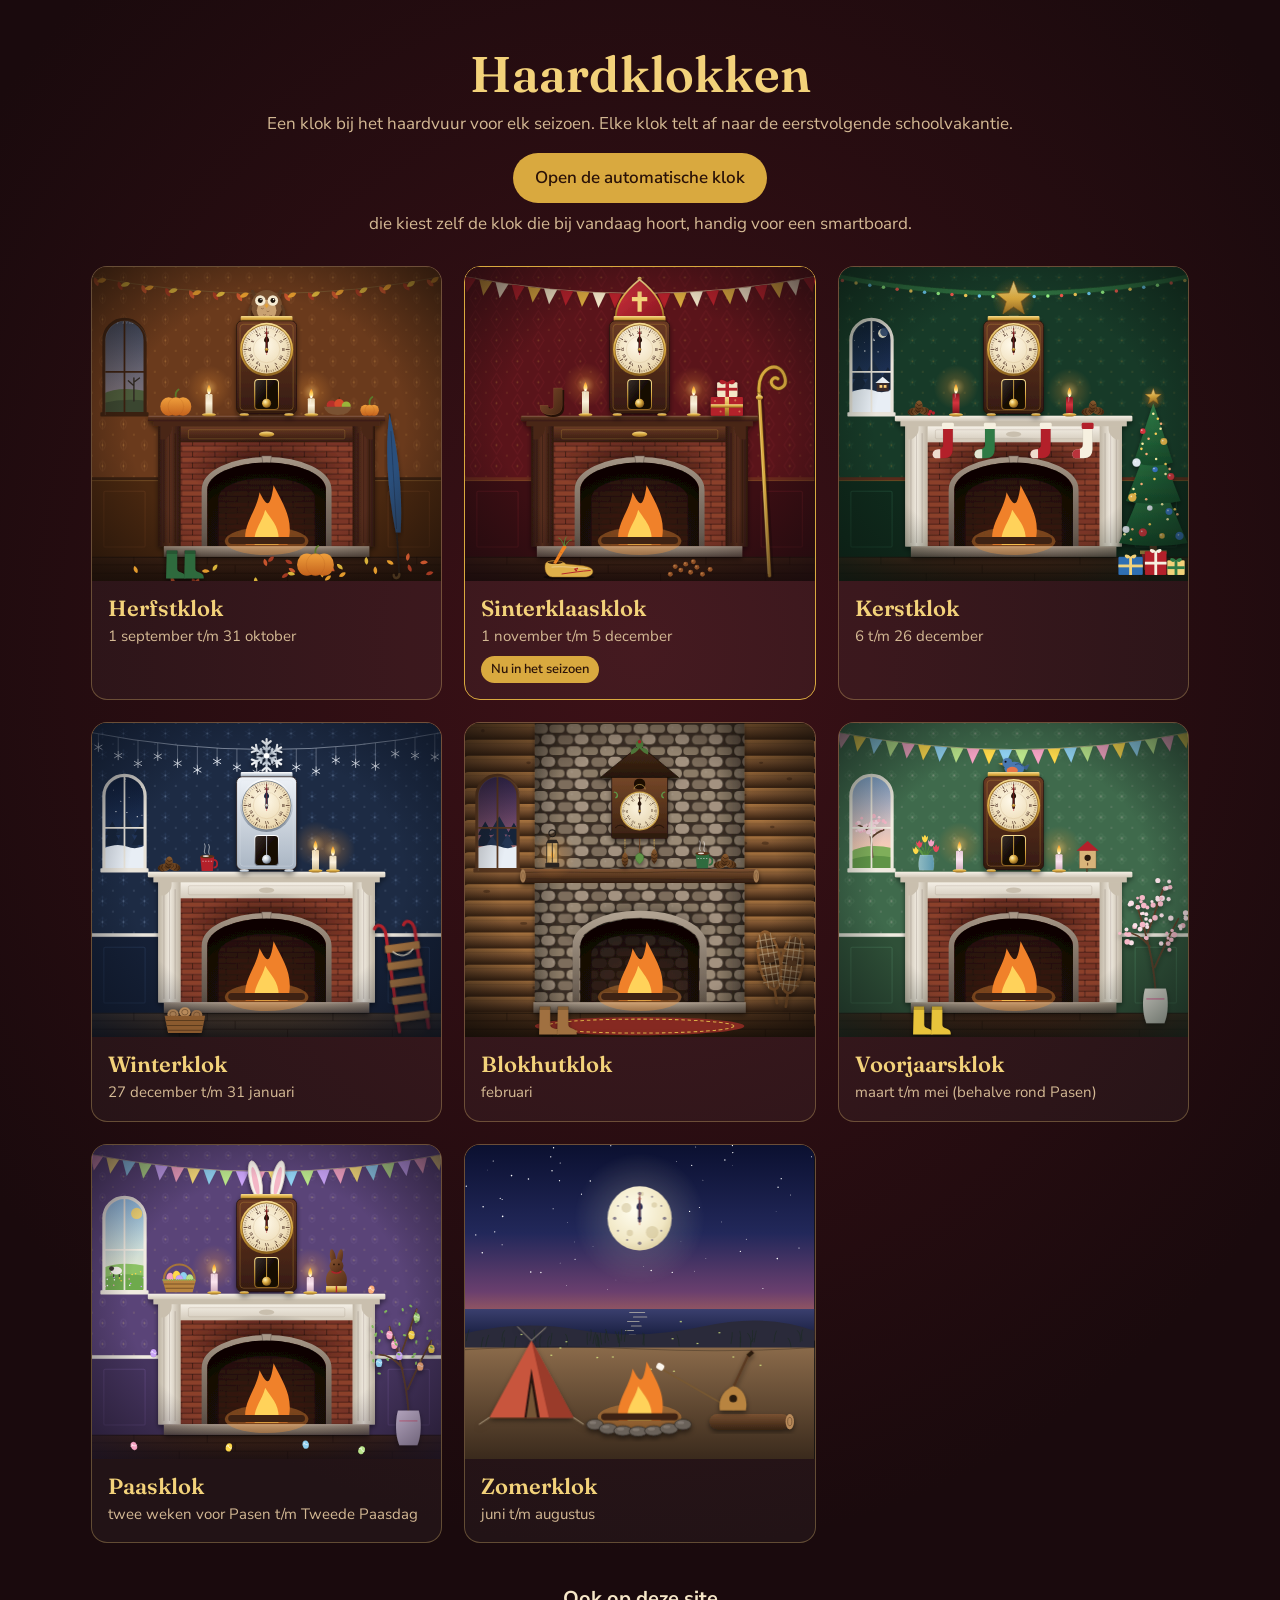
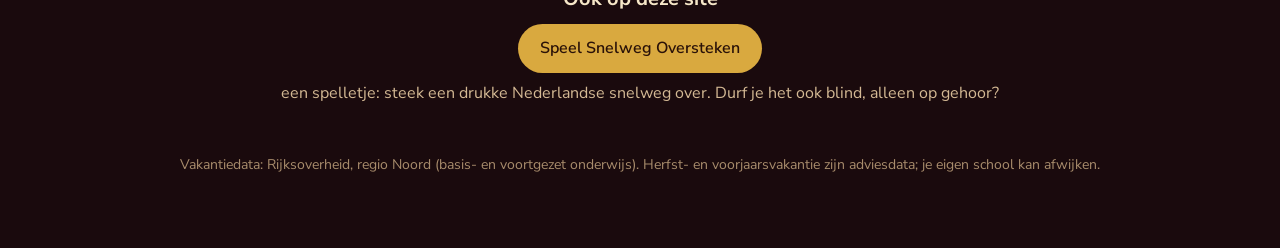
<file: index.html>
<!DOCTYPE html>
<html lang="nl">
<head>
<meta charset="UTF-8">
<meta name="viewport" content="width=device-width, initial-scale=1">
<title>Haardklokken</title>
<meta name="description" content="Een klok bij het haardvuur voor elk seizoen, die aftelt naar de volgende schoolvakantie.">
<meta name="theme-color" content="#1a0a0d">
<link rel="icon" href="data:image/svg+xml,%3Csvg xmlns='http://www.w3.org/2000/svg' viewBox='0 0 64 64'%3E%3Cpath d='M32 4c6 12 18 18 18 34a18 18 0 0 1-36 0c0-10 6-14 8-22c4 6 6 8 8 8c0-8 0-14 2-20z' fill='%23f0812a'/%3E%3Cpath d='M32 30c4 6 10 9 10 17a10 10 0 0 1-20 0c0-6 6-9 10-17z' fill='%23ffd25a'/%3E%3C/svg%3E">
<script src="assets/diag.js"></script>
<link rel="preconnect" href="https://fonts.googleapis.com">
<link rel="preconnect" href="https://fonts.gstatic.com" crossorigin>
<link href="https://fonts.googleapis.com/css2?family=Archivo+Black&family=Cinzel:wght@600&family=Fraunces:opsz,wght@9..144,600&family=Nunito+Sans:wght@400;600&display=swap" rel="stylesheet">
<link rel="stylesheet" href="assets/klok.css">
</head>
<body data-klok="overzicht" data-base="">
<noscript><p style="padding:24px;text-align:center">Deze klok heeft JavaScript nodig.</p></noscript>
<script src="assets/klok-parts.js"></script>
<script src="assets/klok.js"></script>
<script src="assets/klok-themes.js"></script>
<script>KLOK.boot();</script>
</body>
</html>
</file>
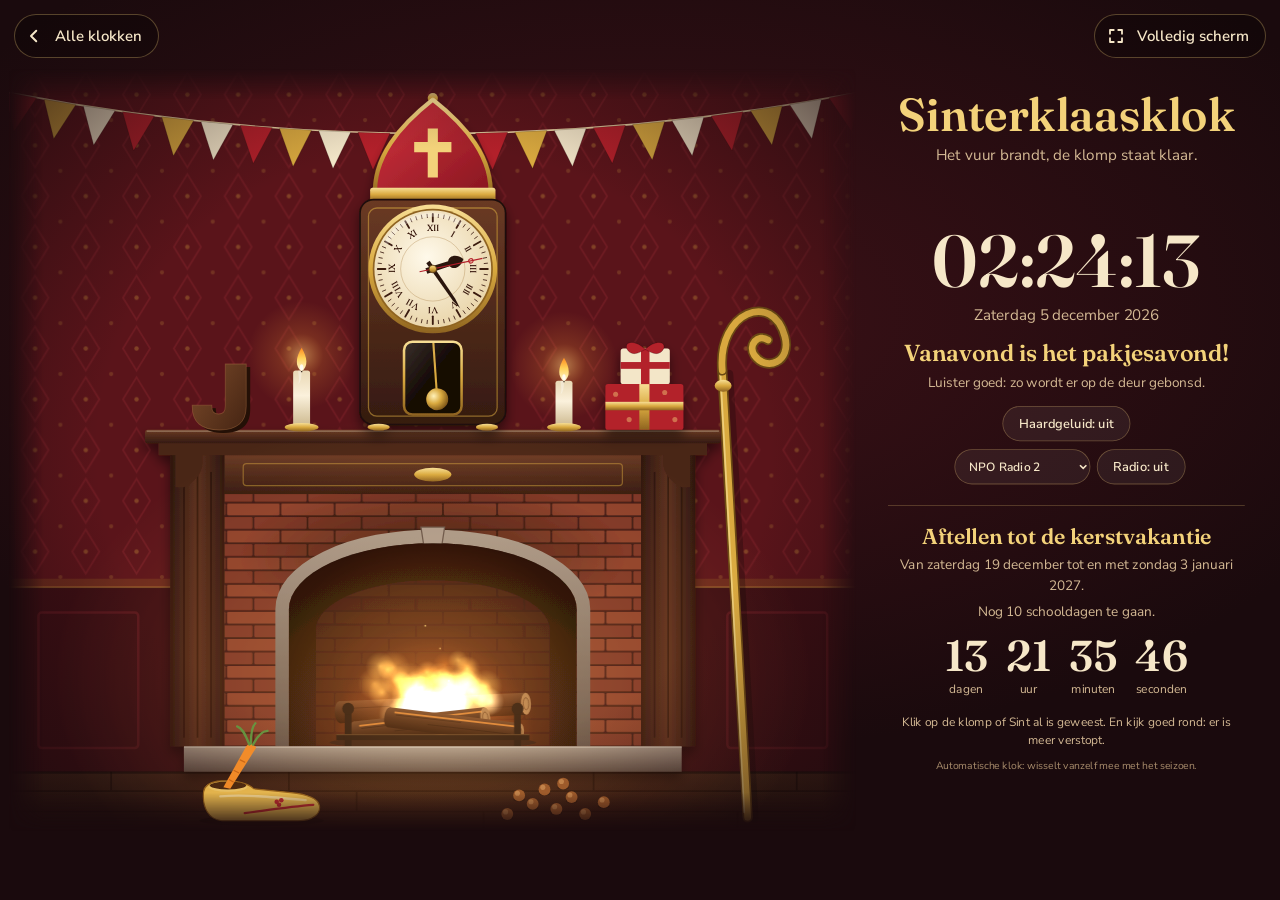
<file: auto/index.html>
<!DOCTYPE html>
<html lang="nl">
<head>
<meta charset="UTF-8">
<meta name="viewport" content="width=device-width, initial-scale=1">
<title>Haardklok</title>
<meta name="description" content="Een klok bij het haardvuur voor elk seizoen, die aftelt naar de volgende schoolvakantie.">
<meta name="theme-color" content="#1a0a0d">
<link rel="icon" href="data:image/svg+xml,%3Csvg xmlns='http://www.w3.org/2000/svg' viewBox='0 0 64 64'%3E%3Cpath d='M32 4c6 12 18 18 18 34a18 18 0 0 1-36 0c0-10 6-14 8-22c4 6 6 8 8 8c0-8 0-14 2-20z' fill='%23f0812a'/%3E%3Cpath d='M32 30c4 6 10 9 10 17a10 10 0 0 1-20 0c0-6 6-9 10-17z' fill='%23ffd25a'/%3E%3C/svg%3E">
<script src="../assets/diag.js"></script>
<link rel="preconnect" href="https://fonts.googleapis.com">
<link rel="preconnect" href="https://fonts.gstatic.com" crossorigin>
<link href="https://fonts.googleapis.com/css2?family=Archivo+Black&family=Cinzel:wght@600&family=Fraunces:opsz,wght@9..144,600&family=Nunito+Sans:wght@400;600&display=swap" rel="stylesheet">
<link rel="stylesheet" href="../assets/klok.css">
</head>
<body data-klok="auto" data-base="../">
<noscript><p style="padding:24px;text-align:center">Deze klok heeft JavaScript nodig.</p></noscript>
<script src="../assets/klok-parts.js"></script>
<script src="../assets/klok.js"></script>
<script src="../assets/klok-themes.js"></script>
<script>KLOK.boot();</script>
</body>
</html>
</file>
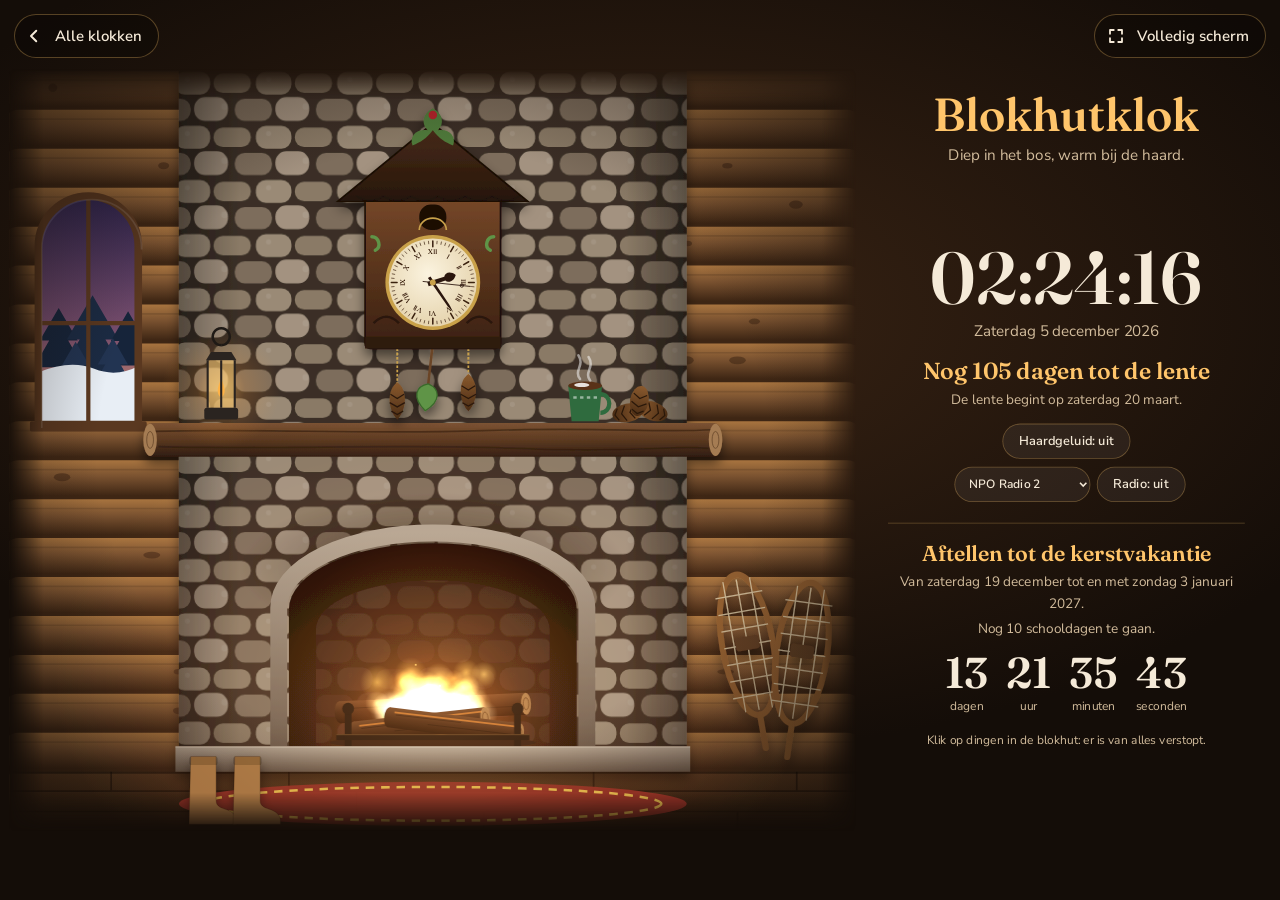
<file: blokhut/index.html>
<!DOCTYPE html>
<html lang="nl">
<head>
<meta charset="UTF-8">
<meta name="viewport" content="width=device-width, initial-scale=1">
<title>Blokhutklok</title>
<meta name="description" content="Blokhutklok: een klok bij het haardvuur die aftelt naar de volgende schoolvakantie.">
<meta name="theme-color" content="#1a0a0d">
<link rel="icon" href="data:image/svg+xml,%3Csvg xmlns='http://www.w3.org/2000/svg' viewBox='0 0 64 64'%3E%3Cpath d='M32 4c6 12 18 18 18 34a18 18 0 0 1-36 0c0-10 6-14 8-22c4 6 6 8 8 8c0-8 0-14 2-20z' fill='%23f0812a'/%3E%3Cpath d='M32 30c4 6 10 9 10 17a10 10 0 0 1-20 0c0-6 6-9 10-17z' fill='%23ffd25a'/%3E%3C/svg%3E">
<script src="../assets/diag.js"></script>
<link rel="preconnect" href="https://fonts.googleapis.com">
<link rel="preconnect" href="https://fonts.gstatic.com" crossorigin>
<link href="https://fonts.googleapis.com/css2?family=Archivo+Black&family=Cinzel:wght@600&family=Fraunces:opsz,wght@9..144,600&family=Nunito+Sans:wght@400;600&display=swap" rel="stylesheet">
<link rel="stylesheet" href="../assets/klok.css">
</head>
<body data-klok="blokhut" data-base="../">
<noscript><p style="padding:24px;text-align:center">Deze klok heeft JavaScript nodig.</p></noscript>
<script src="../assets/klok-parts.js"></script>
<script src="../assets/klok.js"></script>
<script src="../assets/klok-themes.js"></script>
<script>KLOK.boot();</script>
</body>
</html>
</file>
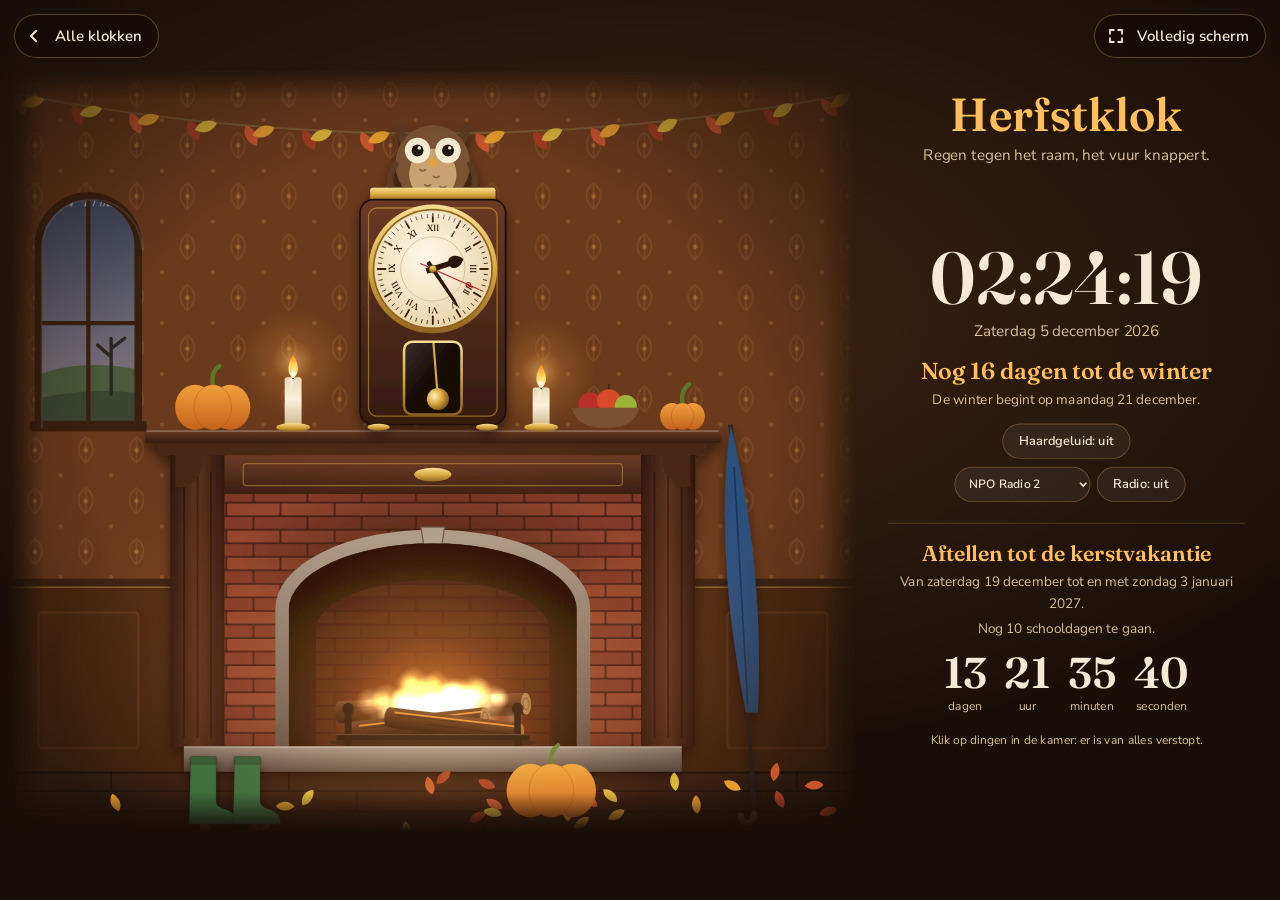
<file: herfst/index.html>
<!DOCTYPE html>
<html lang="nl">
<head>
<meta charset="UTF-8">
<meta name="viewport" content="width=device-width, initial-scale=1">
<title>Herfstklok</title>
<meta name="description" content="Herfstklok: een klok bij het haardvuur die aftelt naar de volgende schoolvakantie.">
<meta name="theme-color" content="#1a0a0d">
<link rel="icon" href="data:image/svg+xml,%3Csvg xmlns='http://www.w3.org/2000/svg' viewBox='0 0 64 64'%3E%3Cpath d='M32 4c6 12 18 18 18 34a18 18 0 0 1-36 0c0-10 6-14 8-22c4 6 6 8 8 8c0-8 0-14 2-20z' fill='%23f0812a'/%3E%3Cpath d='M32 30c4 6 10 9 10 17a10 10 0 0 1-20 0c0-6 6-9 10-17z' fill='%23ffd25a'/%3E%3C/svg%3E">
<script src="../assets/diag.js"></script>
<link rel="preconnect" href="https://fonts.googleapis.com">
<link rel="preconnect" href="https://fonts.gstatic.com" crossorigin>
<link href="https://fonts.googleapis.com/css2?family=Archivo+Black&family=Cinzel:wght@600&family=Fraunces:opsz,wght@9..144,600&family=Nunito+Sans:wght@400;600&display=swap" rel="stylesheet">
<link rel="stylesheet" href="../assets/klok.css">
</head>
<body data-klok="herfst" data-base="../">
<noscript><p style="padding:24px;text-align:center">Deze klok heeft JavaScript nodig.</p></noscript>
<script src="../assets/klok-parts.js"></script>
<script src="../assets/klok.js"></script>
<script src="../assets/klok-themes.js"></script>
<script>KLOK.boot();</script>
</body>
</html>
</file>
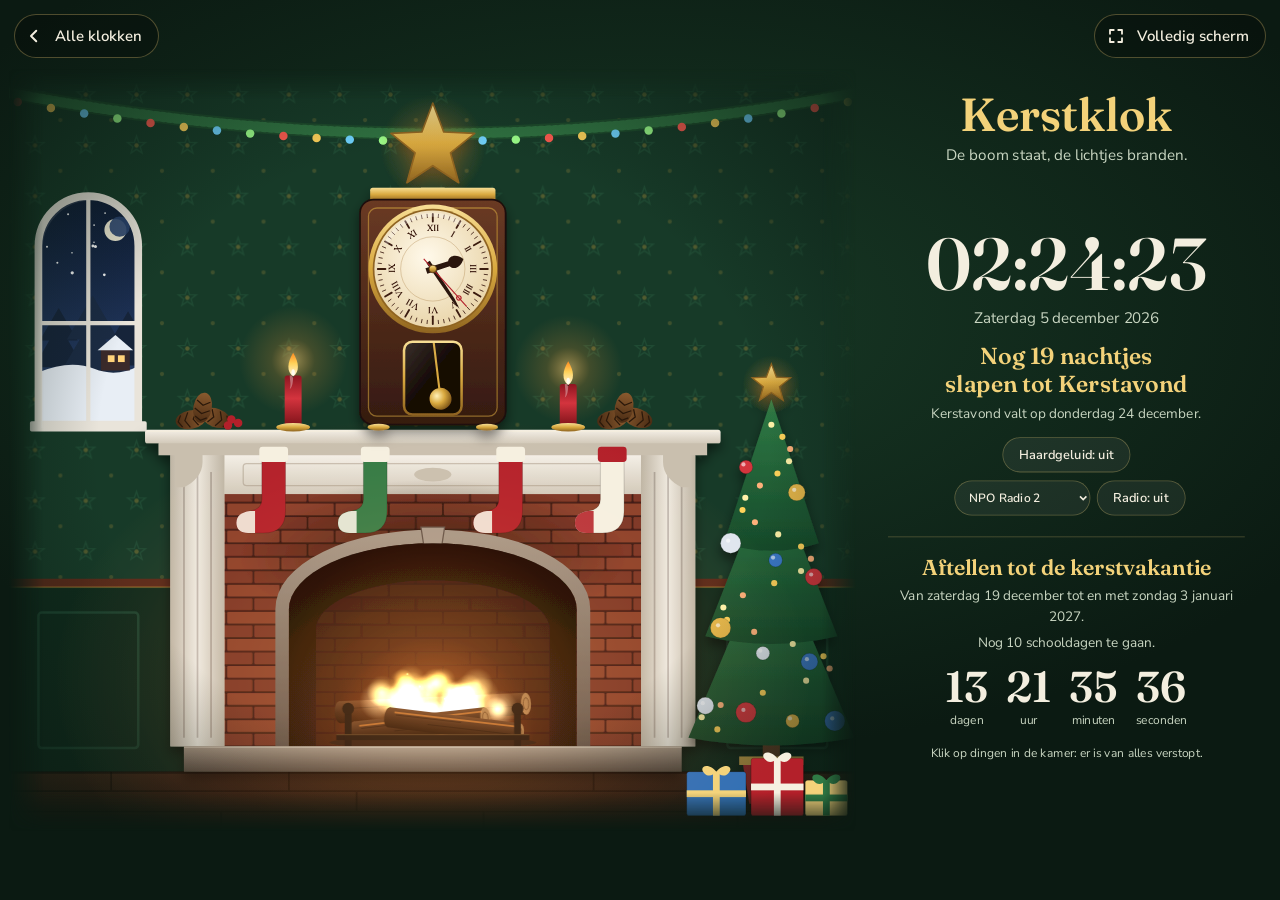
<file: kerst/index.html>
<!DOCTYPE html>
<html lang="nl">
<head>
<meta charset="UTF-8">
<meta name="viewport" content="width=device-width, initial-scale=1">
<title>Kerstklok</title>
<meta name="description" content="Kerstklok: een klok bij het haardvuur die aftelt naar de volgende schoolvakantie.">
<meta name="theme-color" content="#1a0a0d">
<link rel="icon" href="data:image/svg+xml,%3Csvg xmlns='http://www.w3.org/2000/svg' viewBox='0 0 64 64'%3E%3Cpath d='M32 4c6 12 18 18 18 34a18 18 0 0 1-36 0c0-10 6-14 8-22c4 6 6 8 8 8c0-8 0-14 2-20z' fill='%23f0812a'/%3E%3Cpath d='M32 30c4 6 10 9 10 17a10 10 0 0 1-20 0c0-6 6-9 10-17z' fill='%23ffd25a'/%3E%3C/svg%3E">
<script src="../assets/diag.js"></script>
<link rel="preconnect" href="https://fonts.googleapis.com">
<link rel="preconnect" href="https://fonts.gstatic.com" crossorigin>
<link href="https://fonts.googleapis.com/css2?family=Archivo+Black&family=Cinzel:wght@600&family=Fraunces:opsz,wght@9..144,600&family=Nunito+Sans:wght@400;600&display=swap" rel="stylesheet">
<link rel="stylesheet" href="../assets/klok.css">
</head>
<body data-klok="kerst" data-base="../">
<noscript><p style="padding:24px;text-align:center">Deze klok heeft JavaScript nodig.</p></noscript>
<script src="../assets/klok-parts.js"></script>
<script src="../assets/klok.js"></script>
<script src="../assets/klok-themes.js"></script>
<script>KLOK.boot();</script>
</body>
</html>
</file>
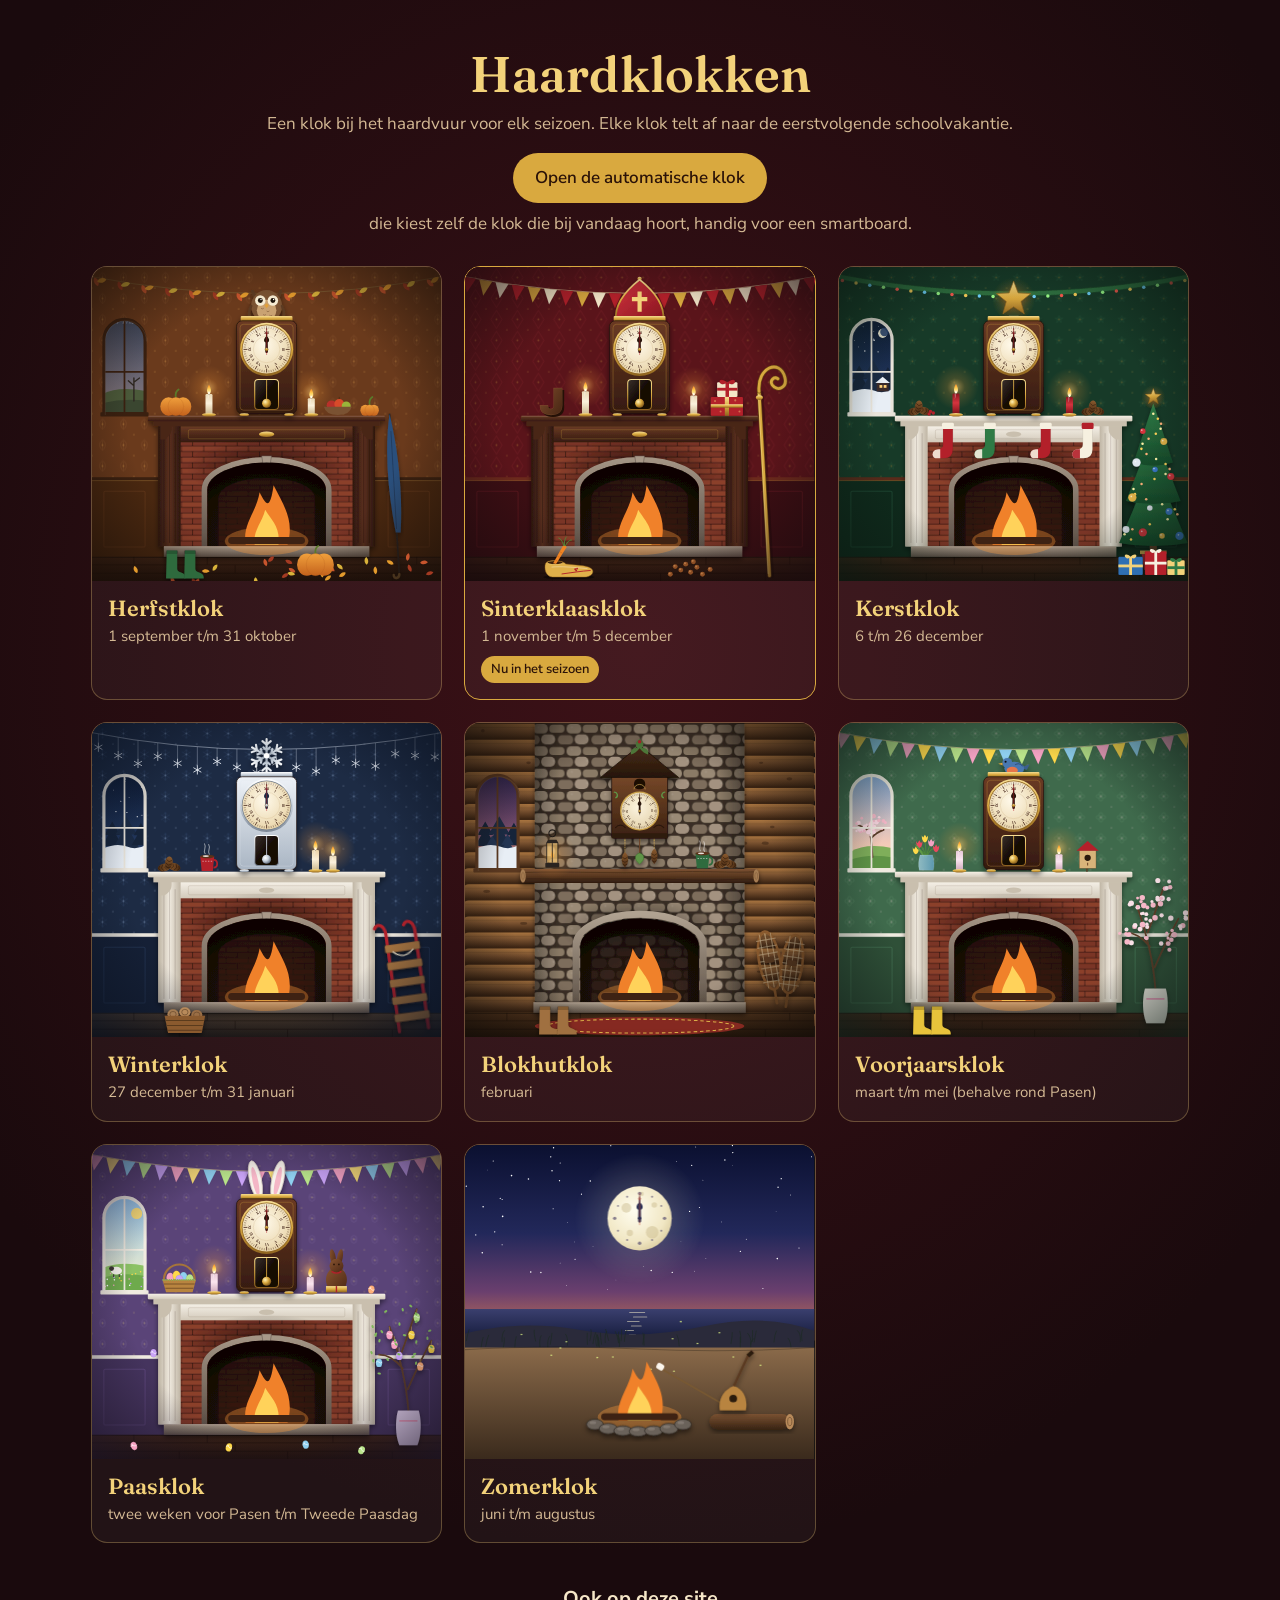
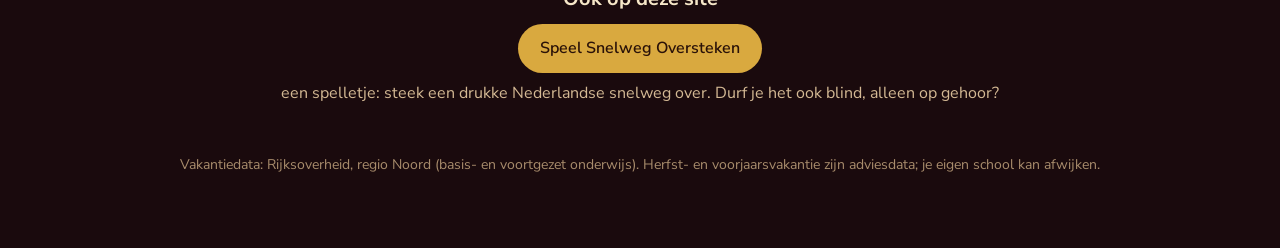
<file: klokken/index.html>
<!DOCTYPE html>
<html lang="nl">
<head>
<meta charset="UTF-8">
<meta name="viewport" content="width=device-width, initial-scale=1">
<title>Haardklokken</title>
<meta name="description" content="Een klok bij het haardvuur voor elk seizoen, die aftelt naar de volgende schoolvakantie.">
<meta name="theme-color" content="#1a0a0d">
<link rel="icon" href="data:image/svg+xml,%3Csvg xmlns='http://www.w3.org/2000/svg' viewBox='0 0 64 64'%3E%3Cpath d='M32 4c6 12 18 18 18 34a18 18 0 0 1-36 0c0-10 6-14 8-22c4 6 6 8 8 8c0-8 0-14 2-20z' fill='%23f0812a'/%3E%3Cpath d='M32 30c4 6 10 9 10 17a10 10 0 0 1-20 0c0-6 6-9 10-17z' fill='%23ffd25a'/%3E%3C/svg%3E">
<script src="../assets/diag.js"></script>
<link rel="preconnect" href="https://fonts.googleapis.com">
<link rel="preconnect" href="https://fonts.gstatic.com" crossorigin>
<link href="https://fonts.googleapis.com/css2?family=Archivo+Black&family=Cinzel:wght@600&family=Fraunces:opsz,wght@9..144,600&family=Nunito+Sans:wght@400;600&display=swap" rel="stylesheet">
<link rel="stylesheet" href="../assets/klok.css">
</head>
<body data-klok="overzicht" data-base="../">
<noscript><p style="padding:24px;text-align:center">Deze klok heeft JavaScript nodig.</p></noscript>
<script src="../assets/klok-parts.js"></script>
<script src="../assets/klok.js"></script>
<script src="../assets/klok-themes.js"></script>
<script>KLOK.boot();</script>
</body>
</html>
</file>
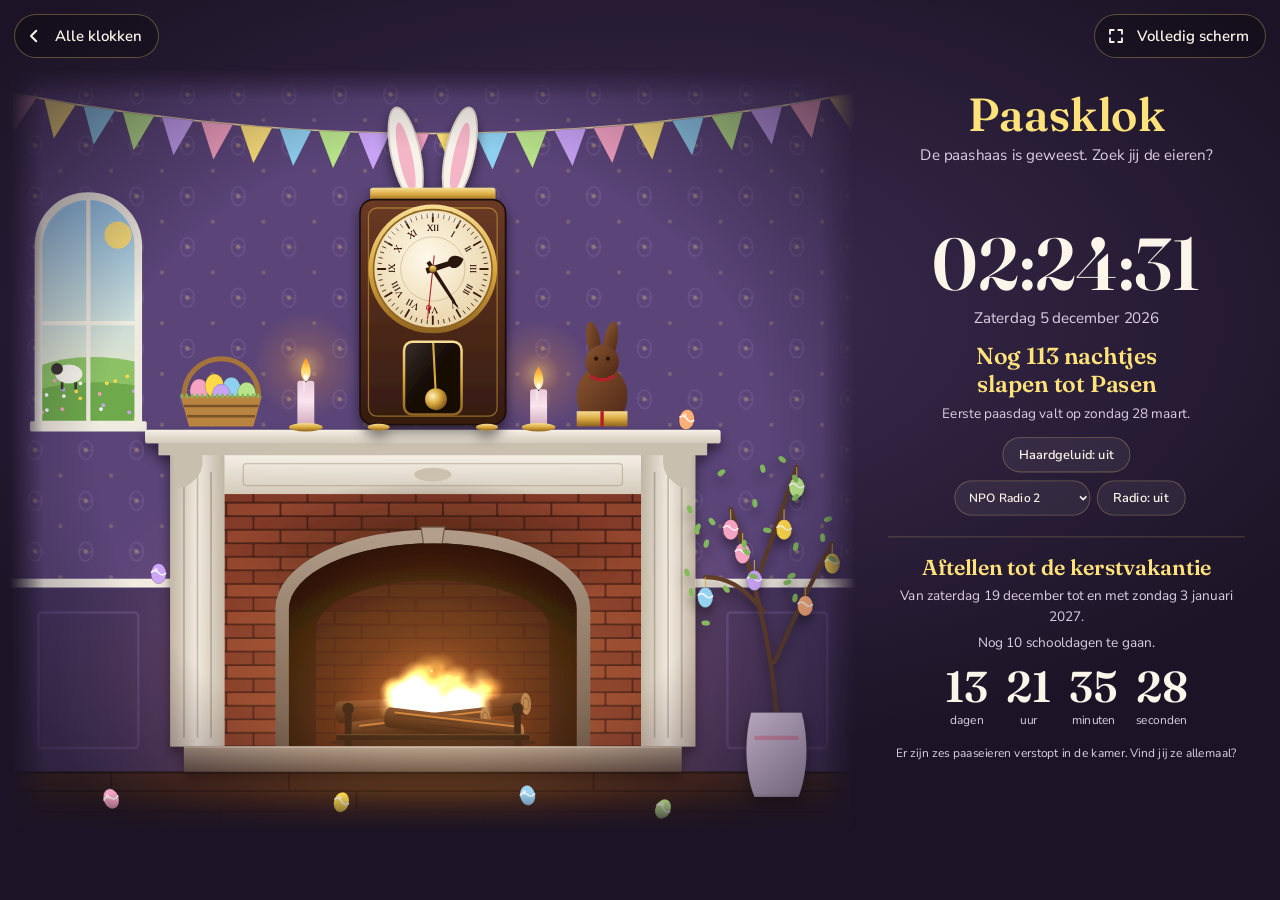
<file: pasen/index.html>
<!DOCTYPE html>
<html lang="nl">
<head>
<meta charset="UTF-8">
<meta name="viewport" content="width=device-width, initial-scale=1">
<title>Paasklok</title>
<meta name="description" content="Paasklok: een klok bij het haardvuur die aftelt naar de volgende schoolvakantie.">
<meta name="theme-color" content="#1a0a0d">
<link rel="icon" href="data:image/svg+xml,%3Csvg xmlns='http://www.w3.org/2000/svg' viewBox='0 0 64 64'%3E%3Cpath d='M32 4c6 12 18 18 18 34a18 18 0 0 1-36 0c0-10 6-14 8-22c4 6 6 8 8 8c0-8 0-14 2-20z' fill='%23f0812a'/%3E%3Cpath d='M32 30c4 6 10 9 10 17a10 10 0 0 1-20 0c0-6 6-9 10-17z' fill='%23ffd25a'/%3E%3C/svg%3E">
<script src="../assets/diag.js"></script>
<link rel="preconnect" href="https://fonts.googleapis.com">
<link rel="preconnect" href="https://fonts.gstatic.com" crossorigin>
<link href="https://fonts.googleapis.com/css2?family=Archivo+Black&family=Cinzel:wght@600&family=Fraunces:opsz,wght@9..144,600&family=Nunito+Sans:wght@400;600&display=swap" rel="stylesheet">
<link rel="stylesheet" href="../assets/klok.css">
</head>
<body data-klok="pasen" data-base="../">
<noscript><p style="padding:24px;text-align:center">Deze klok heeft JavaScript nodig.</p></noscript>
<script src="../assets/klok-parts.js"></script>
<script src="../assets/klok.js"></script>
<script src="../assets/klok-themes.js"></script>
<script>KLOK.boot();</script>
</body>
</html>
</file>
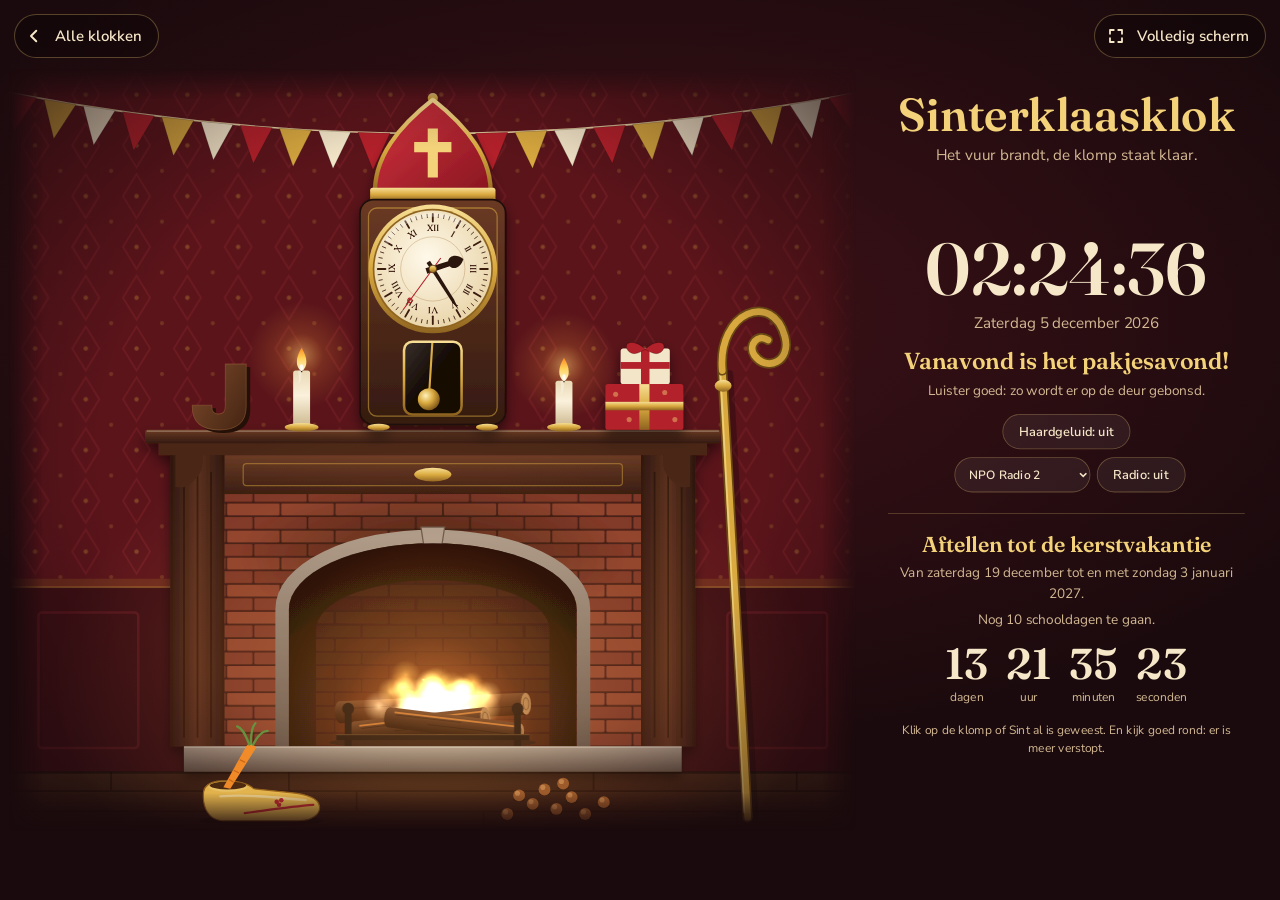
<file: sinterklaas/index.html>
<!DOCTYPE html>
<html lang="nl">
<head>
<meta charset="UTF-8">
<meta name="viewport" content="width=device-width, initial-scale=1">
<title>Sinterklaasklok</title>
<meta name="description" content="Sinterklaasklok: een klok bij het haardvuur die aftelt naar de volgende schoolvakantie.">
<meta name="theme-color" content="#1a0a0d">
<link rel="icon" href="data:image/svg+xml,%3Csvg xmlns='http://www.w3.org/2000/svg' viewBox='0 0 64 64'%3E%3Cpath d='M14 58V32C14 20 23 10 32 4c9 6 18 16 18 28v26z' fill='%23b3202a'/%3E%3Cpath d='M14 48h36v10H14z' fill='%23d9a93f'/%3E%3Cpath d='M29 14h6v8h8v6h-8v14h-6V28h-8v-6h8z' fill='%23f3d27a'/%3E%3C/svg%3E">
<script src="../assets/diag.js"></script>
<link rel="preconnect" href="https://fonts.googleapis.com">
<link rel="preconnect" href="https://fonts.gstatic.com" crossorigin>
<link href="https://fonts.googleapis.com/css2?family=Archivo+Black&family=Cinzel:wght@600&family=Fraunces:opsz,wght@9..144,600&family=Nunito+Sans:wght@400;600&display=swap" rel="stylesheet">
<link rel="stylesheet" href="../assets/klok.css">
</head>
<body data-klok="sinterklaas" data-base="../">
<noscript><p style="padding:24px;text-align:center">Deze klok heeft JavaScript nodig.</p></noscript>
<script src="../assets/klok-parts.js"></script>
<script src="../assets/klok.js"></script>
<script src="../assets/klok-themes.js"></script>
<script>KLOK.boot();</script>
</body>
</html>
</file>
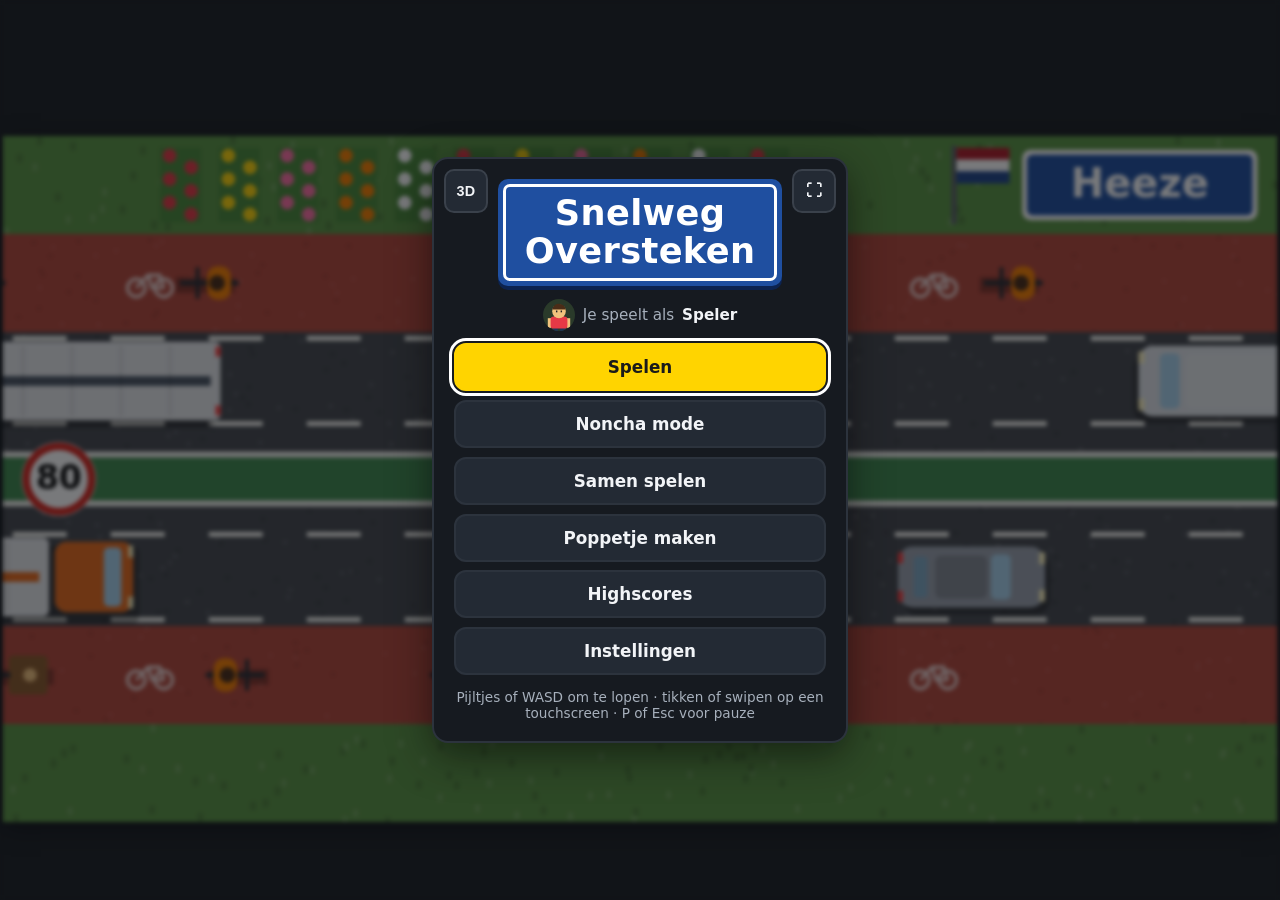
<file: snelweg/index.html>
<!doctype html>
<html lang="nl">
  <head>
    <meta charset="utf-8" />
    <meta name="viewport" content="width=device-width, initial-scale=1, viewport-fit=cover" />
    <meta name="theme-color" content="#0f1216" />
    <title>Snelweg Oversteken</title>
    <link rel="icon" href="data:," />
    <link rel="stylesheet" href="css/style.css" />
    <script>
      // Startcontrole (bewust geen module en oude syntax): als het spel niet opstart, bijvoorbeeld
      // in een verouderde browser op een digibord, tonen we een duidelijke melding met de
      // browserversie in plaats van een half scherm.
      (function () {
        var errors = [];
        window.addEventListener('error', function (e) {
          errors.push((e && e.message) || 'onbekende fout');
        });
        function report() {
          if (window.__snelwegStarted || document.querySelector('.boot-error')) return;
          var box = document.createElement('div');
          box.className = 'boot-error';
          box.setAttribute('role', 'alert');
          var ua = navigator.userAgent;
          var chrome = ua.match(/Chrome\/(\d+)/);
          box.innerHTML =
            '<h2>Het spel kan niet starten in deze browser</h2>' +
            '<p>Deze browser is waarschijnlijk te oud. Probeer een recente versie van Chrome, Edge of Firefox.</p>' +
            '<p class="boot-ua"></p>';
          box.querySelector('.boot-ua').textContent =
            (chrome ? 'Chrome-versie: ' + chrome[1] + ' · ' : '') + ua + (errors.length ? ' · Fout: ' + errors[0] : '');
          document.body.appendChild(box);
        }
        window.addEventListener('load', function () {
          setTimeout(report, 2500);
        });
        // Ook als 'load' uitblijft (trage verbinding); main.js haalt de melding weg zodra het spel start.
        setTimeout(report, 8000);
      })();
    </script>
    <script type="module" src="js/main.js"></script>
  </head>
  <body>
    <div id="app">
      <header id="hud" class="is-hidden">
        <div class="hud-item hud-duel" id="hud-duel" hidden>
          <span class="label">Samen spelen · stand</span>
          <span class="value" id="hud-duel-score"></span>
        </div>
        <div class="hud-item hud-solo">
          <span class="label">Level</span>
          <span id="hud-level" class="value">1</span>
        </div>
        <div class="hud-item hud-solo">
          <span class="label">Score <span id="hud-mult" class="mult" hidden>×3</span></span>
          <span id="hud-score" class="value">0</span>
        </div>
        <div class="hud-item hud-solo">
          <span class="label">Levens</span>
          <span id="hud-lives" class="value lives" role="img" aria-label="3 levens">♥♥♥</span>
        </div>
        <button id="btn-view" class="icon-btn view-btn" type="button" data-action="view" aria-label="Wissel naar 3D-weergave">3D</button>
        <button id="btn-fs" class="icon-btn" type="button" data-action="fullscreen" aria-label="Volledig scherm" hidden>⛶</button>
        <button id="btn-pause" class="icon-btn" type="button" aria-label="Pauze">❚❚</button>
      </header>

      <main id="stage">
        <canvas id="game" aria-label="Speelveld"></canvas>
        <canvas id="game3d" aria-label="Speelveld (3D)" hidden></canvas>
        <div id="toast" aria-hidden="true" hidden>
          <p class="toast-title"></p>
          <p class="toast-text"></p>
        </div>
      </main>

      <!-- Pijlknoppen op het scherm (mobiel/smartboard). De linkerset is alleen voor de smartboard-modus. -->
      <div id="touch-controls-left" class="touch-controls tc-side-left" hidden>
        <button type="button" class="tc tc-up" data-dir="0,-1" tabindex="-1" aria-label="Omhoog">▲</button>
        <button type="button" class="tc tc-left" data-dir="-1,0" tabindex="-1" aria-label="Links">◀</button>
        <button type="button" class="tc tc-right" data-dir="1,0" tabindex="-1" aria-label="Rechts">▶</button>
        <button type="button" class="tc tc-down" data-dir="0,1" tabindex="-1" aria-label="Omlaag">▼</button>
      </div>
      <div id="touch-controls" class="touch-controls" hidden>
        <button type="button" class="tc tc-up" data-dir="0,-1" tabindex="-1" aria-label="Omhoog">▲</button>
        <button type="button" class="tc tc-left" data-dir="-1,0" tabindex="-1" aria-label="Links">◀</button>
        <button type="button" class="tc tc-right" data-dir="1,0" tabindex="-1" aria-label="Rechts">▶</button>
        <button type="button" class="tc tc-down" data-dir="0,1" tabindex="-1" aria-label="Omlaag">▼</button>
      </div>

      <!-- Meldingen voor schermlezers (onzichtbaar) -->
      <div id="sr-status" class="sr-only" role="status" aria-live="polite"></div>

      <!-- Noncha mode: uitleg -->
      <section id="screen-noncha" class="screen" aria-labelledby="noncha-title" hidden>
        <div class="panel wide">
          <h2 id="noncha-title">Noncha mode</h2>
          <p class="headphones" aria-hidden="true">🎧</p>
          <p class="lead"><strong>Zet een koptelefoon op.</strong> Het scherm wordt zwart: je steekt blind over, op je gehoor.</p>
          <ul class="tips">
            <li>
              <strong>Piepjes zoals een parkeersensor:</strong> hoge piep = er komt iets aan in de strook vóór je, lage piep =
              in jóuw strook (wegwezen!). Hoe sneller, hoe dichterbij. <strong>Stil = veilig om te stappen.</strong>
            </li>
            <li><strong>Links of rechts</strong> in je oor: daar rijdt het voertuig.</li>
            <li><strong>Harder en helderder</strong> = dichterbij. <strong>Hoger</strong> = komt naar je toe.</li>
            <li>Vrachtwagen bromt laag, motor ratelt hoog.</li>
            <li>Tik = stap, belletje = middenberm, loopje = overkant.</li>
            <li><kbd>Spatie</kbd>: waar sta ik? (hoger = verder, links/rechts = kolom)</li>
            <li>Touchscreen: tik bovenin = vooruit, onderin = terug, in het midden links of rechts = opzij.</li>
          </ul>
          <p class="note">
            Het verkeer rijdt rustiger dan normaal en je hebt 5 levens. Je punten tellen ×3, in een eigen highscorelijst. Na een
            aanrijding zie je 2 seconden wat je raakte.
          </p>
          <div class="glimpse-field">
            <span class="cz-label" id="glimpse-label">Even kijken</span>
            <div class="segmented" role="radiogroup" aria-labelledby="glimpse-label" id="glimpse-group">
              <button type="button" class="cz-seg" role="radio" aria-checked="false" tabindex="-1" data-glimpse="0">Nooit</button>
              <button type="button" class="cz-seg" role="radio" aria-checked="false" tabindex="-1" data-glimpse="6">Elke 6 s</button>
              <button type="button" class="cz-seg" role="radio" aria-checked="false" tabindex="-1" data-glimpse="4">Elke 4 s</button>
              <button type="button" class="cz-seg" role="radio" aria-checked="false" tabindex="-1" data-glimpse="2">Elke 2 s</button>
            </div>
            <p class="privacy">Zo vaak zie je het speelveld een halve seconde. Kies "Nooit" om echt blind te spelen.</p>
          </div>
          <nav class="menu">
            <button type="button" class="btn primary" data-action="noncha-start" data-autofocus>Start</button>
            <button type="button" class="btn" data-action="noncha-test">Test geluid: auto van links naar rechts</button>
            <button type="button" class="btn" data-action="menu">Terug</button>
          </nav>
        </div>
      </section>

      <!-- Startmenu -->
      <section id="screen-menu" class="screen" aria-labelledby="menu-title">
        <div class="panel">
          <h1 id="menu-title" class="sign">
            <span class="sign-inner">Snelweg<br />Oversteken</span>
          </h1>
          <p id="menu-who" class="who"></p>
          <nav class="menu" aria-label="Hoofdmenu">
            <button type="button" class="btn primary" data-action="play" data-autofocus>Spelen</button>
            <button type="button" class="btn" data-action="noncha">Noncha mode</button>
            <button type="button" class="btn" data-action="duel">Samen spelen</button>
            <button type="button" class="btn" data-action="customize">Poppetje maken</button>
            <button type="button" class="btn" data-action="highscores">Highscores</button>
            <button type="button" class="btn" data-action="settings">Instellingen</button>
            <!-- Alleen zichtbaar op de site met de klokken (zie main.js) -->
            <a class="btn home" id="menu-home" href="../" hidden>← Terug naar de klokken</a>
          </nav>
          <p class="hint">Pijltjes of WASD om te lopen · tikken of swipen op een touchscreen · P of Esc voor pauze</p>
          <!-- Achteraan in de volgorde (focus begint op Spelen), visueel rechtsboven in het paneel -->
          <button type="button" class="icon-btn panel-corner panel-corner-left view-btn" id="menu-view" data-action="view" aria-label="Wissel naar 3D-weergave">3D</button>
          <button type="button" class="icon-btn panel-corner" id="menu-fs" data-action="fullscreen" title="Volledig scherm" aria-label="Volledig scherm" hidden>⛶</button>
        </div>
      </section>

      <!-- Poppetje maken -->
      <section id="screen-customize" class="screen" aria-labelledby="cz-title" hidden>
        <div class="panel wide">
          <h2 id="cz-title">Poppetje maken</h2>
          <div class="cz-field cz-profiles-field">
            <span class="cz-label" id="cz-l-profile">Profiel</span>
            <div class="cz-profiles">
              <div class="cz-profile-list" role="radiogroup" aria-labelledby="cz-l-profile" data-group-profiles></div>
              <button type="button" class="cz-new" data-cz="new" aria-label="Nieuw profiel">+ Nieuw</button>
            </div>
          </div>
          <div class="cz-layout">
            <div class="cz-preview"></div>
            <div class="cz-controls">
              <div class="cz-field">
                <label class="cz-label" for="cz-name">Naam</label>
                <div class="row">
                  <input id="cz-name" class="text-input" type="text" maxlength="14" autocomplete="nickname" spellcheck="false" placeholder="Speler" />
                  <button type="button" class="btn small danger" data-cz="delete">Verwijderen</button>
                </div>
              </div>
              <div class="cz-field">
                <span class="cz-label">Gezicht</span>
                <div class="row wrap">
                  <button type="button" class="btn small" data-cz="photo">Foto kiezen</button>
                  <button type="button" class="btn small" data-cz="camera">Camera</button>
                  <button type="button" class="btn small" data-cz="face-remove" hidden>Gezicht weghalen</button>
                </div>
                <p class="privacy">🔒 Je foto blijft op dit apparaat. Er wordt niets verstuurd.</p>
                <input id="cz-file" type="file" accept="image/*" hidden />
                <input id="cz-camera" type="file" accept="image/*" capture="user" hidden />
              </div>
              <div class="cz-field">
                <span class="cz-label" id="cz-l-base">Poppetje</span>
                <div class="cz-bases" role="radiogroup" aria-labelledby="cz-l-base" data-group="base"></div>
              </div>
              <div class="cz-field">
                <span class="cz-label" id="cz-l-shirt">Shirt</span>
                <div class="swatches" role="radiogroup" aria-labelledby="cz-l-shirt" data-group="shirt"></div>
              </div>
              <div class="cz-field">
                <span class="cz-label" id="cz-l-pants">Broek</span>
                <div class="swatches" role="radiogroup" aria-labelledby="cz-l-pants" data-group="pants"></div>
              </div>
              <div class="cz-field">
                <span class="cz-label" id="cz-l-hat">Hoofddeksel</span>
                <div class="segmented" role="radiogroup" aria-labelledby="cz-l-hat" data-group="hat"></div>
              </div>
              <div class="cz-field">
                <span class="cz-label" id="cz-l-hatcolor">Kleur hoofddeksel</span>
                <div class="swatches" role="radiogroup" aria-labelledby="cz-l-hatcolor" data-group="hatColor"></div>
              </div>
            </div>
          </div>
          <p id="cz-status" class="status" role="status" aria-live="polite"></p>
          <nav class="menu cz-actions">
            <button type="button" class="btn" data-cz="random">Willekeurig</button>
            <button type="button" class="btn primary" data-action="menu">Klaar</button>
          </nav>
          <p class="hint">Wijzigingen worden meteen bewaard · pijltjes omhoog/omlaag: onderdeel · links/rechts: optie</p>
        </div>
      </section>

      <!-- Gezicht uitsnijden -->
      <section id="screen-face" class="screen" aria-labelledby="face-title" hidden>
        <div class="panel">
          <h2 id="face-title">Gezicht uitsnijden</h2>
          <canvas
            id="face-canvas"
            class="face-canvas"
            tabindex="0"
            role="img"
            aria-label="Foto. Sleep om te verschuiven, knijp of scroll om te zoomen. Toetsenbord: pijltjes verschuiven, plus en min zoomen, R draait."
          ></canvas>
          <div class="face-tools">
            <label class="face-zoom"><span>Zoom</span><input id="face-zoom" type="range" min="0" max="100" value="0" /></label>
            <button type="button" class="btn small" data-face="rotate" aria-label="Foto draaien">↻ Draaien</button>
          </div>
          <p class="privacy">🔒 Je foto blijft op dit apparaat. Er wordt niets verstuurd.</p>
          <nav class="menu cz-actions">
            <button type="button" class="btn" data-action="face-cancel">Annuleren</button>
            <button type="button" class="btn primary" data-action="face-use">Gebruiken</button>
          </nav>
        </div>
      </section>

      <!-- Samen spelen: kiezen -->
      <section id="screen-duel" class="screen" aria-labelledby="duel-title" hidden>
        <div class="panel wide">
          <h2 id="duel-title">Samen spelen</h2>
          <p class="lead">Twee poppetjes tegelijk. <strong>Wie het eerst aan de overkant is, wint!</strong> Geraakt? Dan ga je terug naar de start.</p>
          <div class="duel-players">
            <div class="duel-player">
              <span class="cz-label duel-label p1" id="duel-l-1"><span class="dot">1</span> Speler 1 · W A S D</span>
              <div class="cz-profile-list" role="radiogroup" aria-labelledby="duel-l-1" data-duel="0"></div>
            </div>
            <div class="duel-player">
              <span class="cz-label duel-label p2" id="duel-l-2"><span class="dot">2</span> Speler 2 · pijltjes</span>
              <div class="cz-profile-list" role="radiogroup" aria-labelledby="duel-l-2" data-duel="1"></div>
            </div>
          </div>
          <div class="glimpse-field">
            <span class="cz-label" id="duel-l-traffic">Verkeer</span>
            <div class="segmented" role="radiogroup" aria-labelledby="duel-l-traffic" id="duel-traffic">
              <button type="button" class="cz-seg" role="radio" aria-checked="false" tabindex="-1" data-level="1">Rustig</button>
              <button type="button" class="cz-seg" role="radio" aria-checked="false" tabindex="-1" data-level="4">Druk</button>
              <button type="button" class="cz-seg" role="radio" aria-checked="false" tabindex="-1" data-level="8">Spits</button>
            </div>
          </div>
          <p class="privacy">Touchscreen: speler 1 gebruikt de linkerkant (pijlknoppen of tikken), speler 2 de rechterkant.</p>
          <nav class="menu">
            <button type="button" class="btn primary" data-action="duel-start" data-autofocus>Start</button>
            <button type="button" class="btn" data-action="menu">Terug</button>
          </nav>
        </div>
      </section>

      <!-- Samen spelen: winnaar -->
      <section id="screen-duelover" class="screen" aria-labelledby="duelover-title" hidden>
        <div class="panel">
          <p class="trophy" aria-hidden="true">🏆</p>
          <h2 id="duelover-title"></h2>
          <p id="duel-score" class="big"></p>
          <nav class="menu">
            <button type="button" class="btn primary" data-action="duel-again" data-autofocus>Nog een keer</button>
            <button type="button" class="btn" data-action="duel">Andere spelers</button>
            <button type="button" class="btn" data-action="menu">Hoofdmenu</button>
          </nav>
        </div>
      </section>

      <!-- Pauze -->      <section id="screen-pause" class="screen" aria-labelledby="pause-title" hidden>
        <div class="panel">
          <h2 id="pause-title">Pauze</h2>
          <nav class="menu" aria-label="Pauzemenu">
            <button type="button" class="btn primary" data-action="resume">Verder spelen</button>
            <button type="button" class="btn" data-action="quit">Stoppen</button>
          </nav>
          <p class="hint">P of Esc om verder te spelen · V: 2D/3D · PageUp/PageDown: ander level (telt dan niet voor de highscores)</p>
        </div>
      </section>

      <!-- Game over -->
      <section id="screen-gameover" class="screen" aria-labelledby="gameover-title" hidden>
        <div class="panel">
          <h2 id="gameover-title">Game over</h2>
          <p id="go-score" class="big"></p>
          <form id="go-form" class="name-form" hidden>
            <label for="go-name">Nieuwe highscore! Je naam:</label>
            <div class="row">
              <input id="go-name" name="name" type="text" maxlength="14" autocomplete="nickname" enterkeyhint="done" spellcheck="false" />
              <button type="submit" class="btn primary">Opslaan</button>
            </div>
          </form>
          <p id="go-status" class="status" role="status" aria-live="polite"></p>
          <nav class="menu" aria-label="Na het spel">
            <button type="button" class="btn primary" data-action="play-again">Opnieuw spelen</button>
            <button type="button" class="btn" data-action="highscores">Highscores</button>
            <button type="button" class="btn" data-action="menu">Hoofdmenu</button>
          </nav>
        </div>
      </section>

      <!-- Highscores -->
      <section id="screen-highscores" class="screen" aria-labelledby="hs-title" hidden>
        <div class="panel">
          <h2 id="hs-title">Highscores</h2>
          <div class="tabs" role="tablist" aria-label="Spelmodus">
            <button type="button" role="tab" id="tab-normal" data-mode="normal" aria-controls="hs-list">Normaal</button>
            <button type="button" role="tab" id="tab-noncha" data-mode="noncha" aria-controls="hs-list">Noncha</button>
          </div>
          <ol id="hs-list" class="hs-list" role="tabpanel"></ol>
          <p id="hs-empty" class="empty" hidden>Nog geen scores. Tijd om over te steken!</p>
          <nav class="menu">
            <button type="button" class="btn" data-action="back">Terug</button>
          </nav>
        </div>
      </section>

      <!-- Instellingen -->
      <section id="screen-settings" class="screen" aria-labelledby="settings-title" hidden>
        <div class="panel">
          <h2 id="settings-title">Instellingen</h2>
          <form id="settings-form" class="settings">
            <label class="toggle"><span>3D-weergave (schuin meekijken)</span><input type="checkbox" name="view3d" /></label>
            <label class="toggle"><span>Geluid</span><input type="checkbox" name="sound" /></label>
            <label class="range"><span>Volume</span><input type="range" name="volume" min="0" max="100" step="5" /></label>
            <label class="toggle"><span>Trillen (mobiel)</span><input type="checkbox" name="vibrate" /></label>
            <label class="toggle"><span>Pijlknoppen op het scherm</span><input type="checkbox" name="touchButtons" /></label>
            <label class="toggle"><span>Tik om te lopen</span><input type="checkbox" name="tapToWalk" /></label>
            <label class="toggle"><span>Smartboard-modus (alles groot)</span><input type="checkbox" name="smartboard" /></label>
          </form>
          <p class="note">
            Tik om te lopen: tik op het speelveld en je poppetje zet een stap die kant op. Smartboard-modus: grote knoppen en
            pijlknoppen aan beide kanten. Bij de eerste aanraking van een touchscreen gaan pijlknoppen (en op een groot scherm de
            smartboard-modus) vanzelf aan. Trillen werkt in noncha mode op telefoons die het ondersteunen (Android).
          </p>
          <p id="settings-status" class="status" role="status" aria-live="polite"></p>
          <nav class="menu">
            <button type="button" class="btn" data-action="back">Terug</button>
          </nav>
        </div>
      </section>
    </div>
  </body>
</html>
</file>
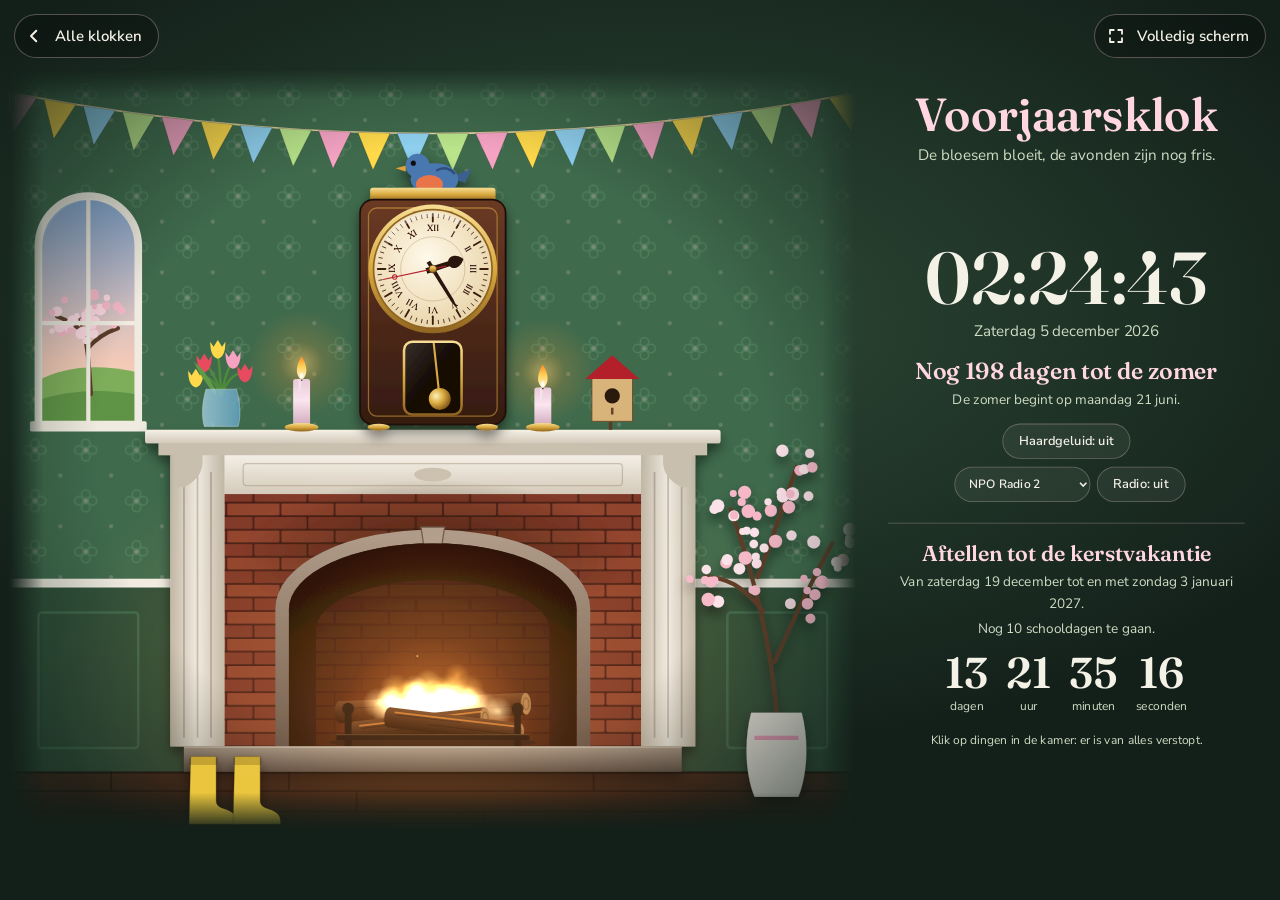
<file: voorjaar/index.html>
<!DOCTYPE html>
<html lang="nl">
<head>
<meta charset="UTF-8">
<meta name="viewport" content="width=device-width, initial-scale=1">
<title>Voorjaarsklok</title>
<meta name="description" content="Voorjaarsklok: een klok bij het haardvuur die aftelt naar de volgende schoolvakantie.">
<meta name="theme-color" content="#1a0a0d">
<link rel="icon" href="data:image/svg+xml,%3Csvg xmlns='http://www.w3.org/2000/svg' viewBox='0 0 64 64'%3E%3Cpath d='M32 4c6 12 18 18 18 34a18 18 0 0 1-36 0c0-10 6-14 8-22c4 6 6 8 8 8c0-8 0-14 2-20z' fill='%23f0812a'/%3E%3Cpath d='M32 30c4 6 10 9 10 17a10 10 0 0 1-20 0c0-6 6-9 10-17z' fill='%23ffd25a'/%3E%3C/svg%3E">
<script src="../assets/diag.js"></script>
<link rel="preconnect" href="https://fonts.googleapis.com">
<link rel="preconnect" href="https://fonts.gstatic.com" crossorigin>
<link href="https://fonts.googleapis.com/css2?family=Archivo+Black&family=Cinzel:wght@600&family=Fraunces:opsz,wght@9..144,600&family=Nunito+Sans:wght@400;600&display=swap" rel="stylesheet">
<link rel="stylesheet" href="../assets/klok.css">
</head>
<body data-klok="voorjaar" data-base="../">
<noscript><p style="padding:24px;text-align:center">Deze klok heeft JavaScript nodig.</p></noscript>
<script src="../assets/klok-parts.js"></script>
<script src="../assets/klok.js"></script>
<script src="../assets/klok-themes.js"></script>
<script>KLOK.boot();</script>
</body>
</html>
</file>
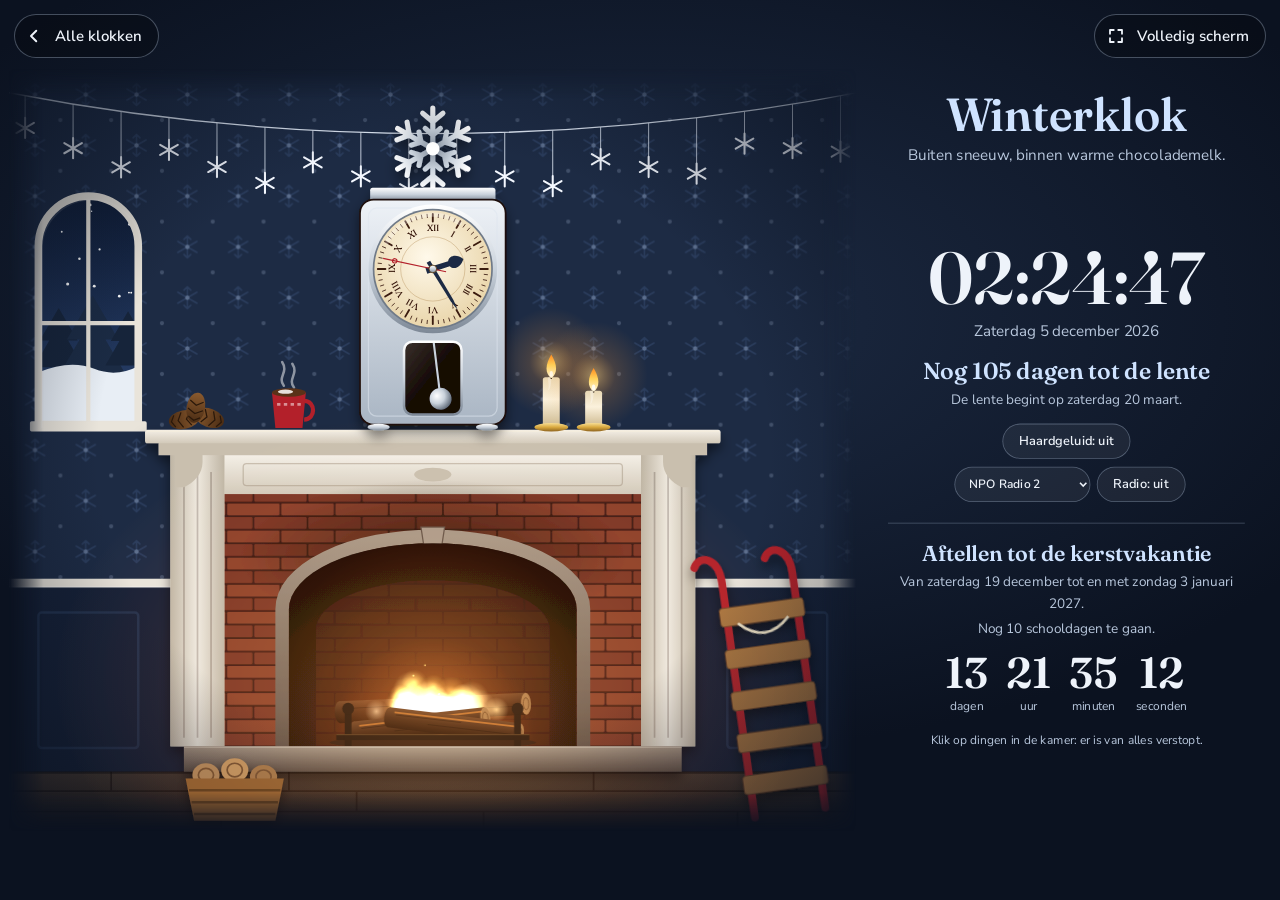
<file: winter/index.html>
<!DOCTYPE html>
<html lang="nl">
<head>
<meta charset="UTF-8">
<meta name="viewport" content="width=device-width, initial-scale=1">
<title>Winterklok</title>
<meta name="description" content="Winterklok: een klok bij het haardvuur die aftelt naar de volgende schoolvakantie.">
<meta name="theme-color" content="#1a0a0d">
<link rel="icon" href="data:image/svg+xml,%3Csvg xmlns='http://www.w3.org/2000/svg' viewBox='0 0 64 64'%3E%3Cpath d='M32 4c6 12 18 18 18 34a18 18 0 0 1-36 0c0-10 6-14 8-22c4 6 6 8 8 8c0-8 0-14 2-20z' fill='%23f0812a'/%3E%3Cpath d='M32 30c4 6 10 9 10 17a10 10 0 0 1-20 0c0-6 6-9 10-17z' fill='%23ffd25a'/%3E%3C/svg%3E">
<script src="../assets/diag.js"></script>
<link rel="preconnect" href="https://fonts.googleapis.com">
<link rel="preconnect" href="https://fonts.gstatic.com" crossorigin>
<link href="https://fonts.googleapis.com/css2?family=Archivo+Black&family=Cinzel:wght@600&family=Fraunces:opsz,wght@9..144,600&family=Nunito+Sans:wght@400;600&display=swap" rel="stylesheet">
<link rel="stylesheet" href="../assets/klok.css">
</head>
<body data-klok="winter" data-base="../">
<noscript><p style="padding:24px;text-align:center">Deze klok heeft JavaScript nodig.</p></noscript>
<script src="../assets/klok-parts.js"></script>
<script src="../assets/klok.js"></script>
<script src="../assets/klok-themes.js"></script>
<script>KLOK.boot();</script>
</body>
</html>
</file>
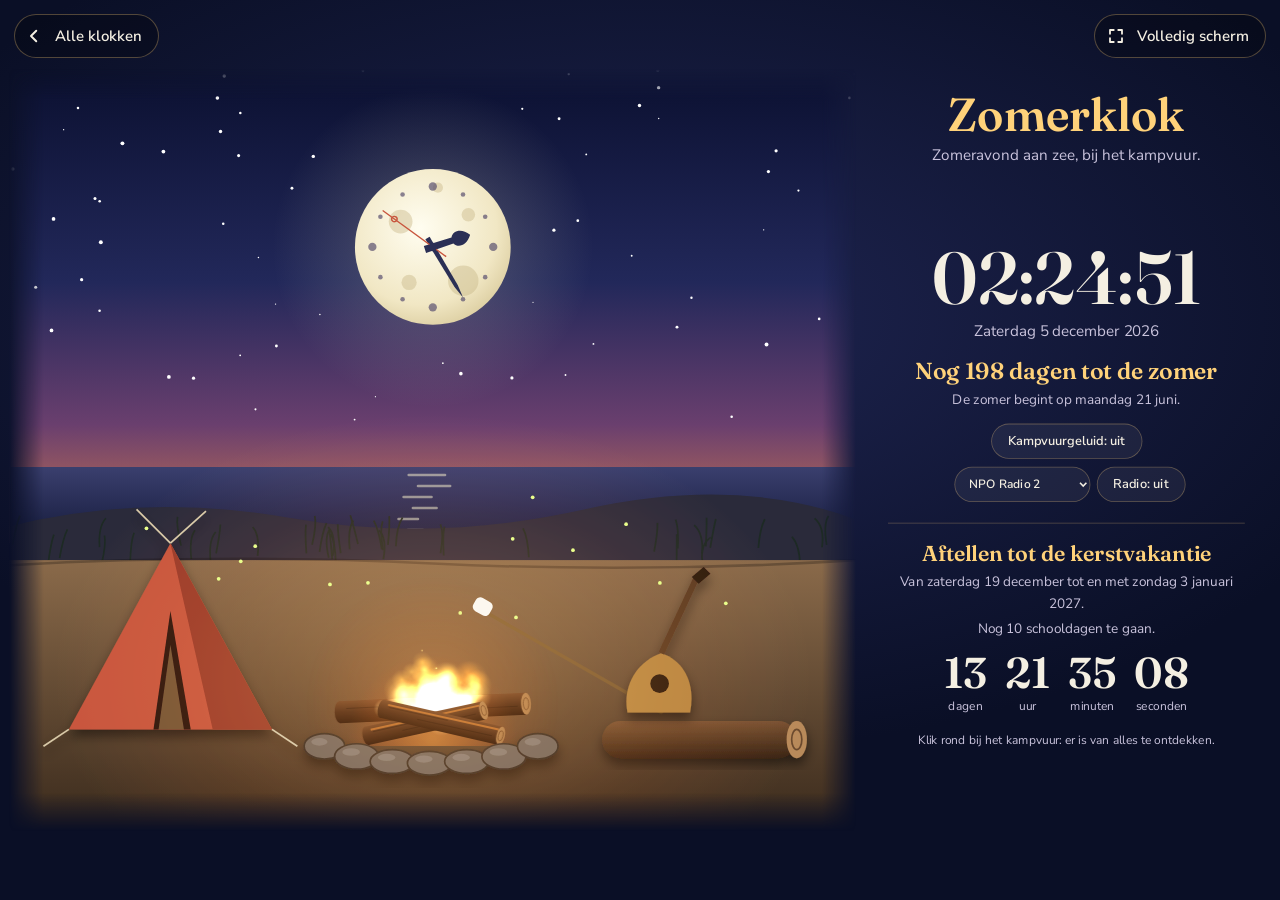
<file: zomer/index.html>
<!DOCTYPE html>
<html lang="nl">
<head>
<meta charset="UTF-8">
<meta name="viewport" content="width=device-width, initial-scale=1">
<title>Zomerklok</title>
<meta name="description" content="Zomerklok: een klok bij het haardvuur die aftelt naar de volgende schoolvakantie.">
<meta name="theme-color" content="#1a0a0d">
<link rel="icon" href="data:image/svg+xml,%3Csvg xmlns='http://www.w3.org/2000/svg' viewBox='0 0 64 64'%3E%3Cpath d='M32 4c6 12 18 18 18 34a18 18 0 0 1-36 0c0-10 6-14 8-22c4 6 6 8 8 8c0-8 0-14 2-20z' fill='%23f0812a'/%3E%3Cpath d='M32 30c4 6 10 9 10 17a10 10 0 0 1-20 0c0-6 6-9 10-17z' fill='%23ffd25a'/%3E%3C/svg%3E">
<script src="../assets/diag.js"></script>
<link rel="preconnect" href="https://fonts.googleapis.com">
<link rel="preconnect" href="https://fonts.gstatic.com" crossorigin>
<link href="https://fonts.googleapis.com/css2?family=Archivo+Black&family=Cinzel:wght@600&family=Fraunces:opsz,wght@9..144,600&family=Nunito+Sans:wght@400;600&display=swap" rel="stylesheet">
<link rel="stylesheet" href="../assets/klok.css">
</head>
<body data-klok="zomer" data-base="../">
<noscript><p style="padding:24px;text-align:center">Deze klok heeft JavaScript nodig.</p></noscript>
<script src="../assets/klok-parts.js"></script>
<script src="../assets/klok.js"></script>
<script src="../assets/klok-themes.js"></script>
<script>KLOK.boot();</script>
</body>
</html>
</file>
<file: assets/klok.css>
/*
VOICE: warm en gezellig, een kamer bij het haardvuur in elk seizoen
IDEA: een klok boven of bij een vuur, die aftelt naar de volgende vakantie
PICTURE: per seizoen een eigen gelaagde SVG-kamer met een canvas-vuur
COLOUR and TYPE: per thema eigen kleuren via variabelen; Fraunces, Cinzel-cijfers, Nunito Sans
LAYOUT: liggend: kamer links, klok en aftellen rechts, alles meeschalend; staand: onder elkaar
*/
:root{color-scheme:dark;--bg:#1a0a0d;--bg2:#3d1117;--ink:#f6e7c8;--muted:#d4b994;--accent:#f3d27a;--accent2:#d9a93f;--line:rgba(243,210,122,.3);--btnInk:#2a1208;--foot:#a88c6c;--bubble:#f6e7c8;--bubbleInk:#3a170f;--glow:.5}
*{box-sizing:border-box;min-width:0}
html{-webkit-text-size-adjust:100%}
body{margin:0;min-height:100vh;background:radial-gradient(ellipse 90% 70% at 50% 35%,var(--bg2) 0%,var(--bg) 70%) no-repeat,var(--bg);background-color:var(--bg);color:var(--ink);font:16px/1.55 "Nunito Sans",system-ui,-apple-system,"Segoe UI",sans-serif;overflow-x:hidden}
a{color:var(--accent)}
.back{position:absolute;left:14px;top:14px;z-index:30;display:inline-flex;align-items:center;gap:6px;min-height:44px;margin:0;padding:0 16px 0 10px;border-radius:999px;border:1px solid var(--line);background:rgba(0,0,0,.25);color:var(--ink);font:600 15px/1 "Nunito Sans",system-ui,sans-serif;text-decoration:none}
.back svg{flex:none;margin-right:6px}
.back:hover{background:rgba(255,255,255,.1)}
.back.fs{left:auto;right:14px;padding:0 16px 0 12px;cursor:pointer}
@media(max-width:400px){.back.fs{font-size:0;padding:0 12px}.back.fs svg{margin:0}}
.back:focus-visible{outline:3px solid var(--accent);outline-offset:3px}
footer .autonote{display:block;font-size:13px}
.top{text-align:center;padding:24px 16px 0;padding:clamp(18px,3vw,32px) max(5vw,16px) 0}
h1{margin:0;font:600 44px/1.05 Fraunces,Georgia,serif;font:600 clamp(32px,5vw,50px)/1.05 Fraunces,Georgia,serif;color:var(--accent);text-wrap:balance}
.top p{margin:6px 0 0;color:var(--muted);font-size:17px}
.stage{position:relative;margin:4px auto 0;width:100%;max-width:1040px;width:min(100%,1040px,max(560px,calc((100vh - 250px)*1.111)));-webkit-mask-image:linear-gradient(90deg,transparent,#000 4%,#000 96%,transparent),linear-gradient(180deg,transparent,#000 4%,#000 95%,transparent);-webkit-mask-composite:source-in;mask-image:linear-gradient(90deg,transparent,#000 4%,#000 96%,transparent),linear-gradient(180deg,transparent,#000 4%,#000 95%,transparent);mask-composite:intersect}
.stage::before{content:"";display:block;padding-top:90%}
@supports(height:100svh){.stage{width:min(100%,1040px,max(560px,calc((100svh - 250px)*1.111)))}}
.stage>svg{position:absolute;top:0;right:0;bottom:0;left:0;width:100%;height:100%;display:block;overflow:hidden}
#fire{position:absolute;left:33%;top:62.2222%;width:34%;height:26.6667%;display:block;border-radius:50% 50% 0 0/32.5% 32.5% 0 0}
#fire.open{border-radius:0}
.glow{position:absolute;top:0;right:0;bottom:0;left:0;pointer-events:none;background:radial-gradient(ellipse 62% 48% at 50% 80%,rgba(255,150,60,.55),rgba(255,110,40,.16) 48%,transparent 72%);mix-blend-mode:screen;opacity:var(--glow)}
.night{position:absolute;top:0;right:0;bottom:0;left:0;pointer-events:none;background:#07040f;opacity:var(--night,0)}
.hit{position:absolute;padding:0;margin:0;border:0;background:transparent;border-radius:12px;cursor:pointer;-webkit-tap-highlight-color:transparent}
.hit:focus-visible{outline:3px solid var(--accent);outline-offset:2px}
.bubble{position:absolute;left:14%;bottom:17%;z-index:2;width:max-content;max-width:56%;margin:0 0 0 -38px;padding:10px 14px;background:var(--bubble);color:var(--bubbleInk);border-radius:14px;font-size:15px;font-size:clamp(13px,1.7vw,16px);line-height:1.35;white-space:pre-line;box-shadow:0 8px 24px rgba(0,0,0,.45);opacity:0;transform:translateY(6px);transition:opacity .25s,transform .25s;pointer-events:none}
.bubble.r{margin:0 -38px 0 0}
.bubble.show{opacity:1;transform:none}
.bubble::after{content:"";position:absolute;left:30px;bottom:-8px;border:8px solid transparent;border-bottom:0;border-top-color:var(--bubble)}
.bubble.r::after{left:auto;right:30px}
#rain{position:fixed;top:0;left:0;width:100%;height:100%;pointer-events:none;z-index:20}
.panel{max-width:1040px;margin:0 auto;padding:8px 16px;padding:8px max(5vw,16px);display:grid;grid-template-columns:auto minmax(0,1fr) auto;grid-gap:16px 40px;gap:16px 40px;align-items:center}
.time{display:block;font:600 60px/1 Fraunces,Georgia,serif;font:600 clamp(44px,7vw,68px)/1 Fraunces,Georgia,serif;font-variant-numeric:tabular-nums;white-space:nowrap;color:var(--ink)}
.date{margin-top:8px;color:var(--muted);font-size:17px}
.count{margin:0;font:600 24px/1.2 Fraunces,Georgia,serif;font:600 clamp(20px,2.4vw,26px)/1.2 Fraunces,Georgia,serif;color:var(--accent);text-wrap:balance}
.sub{margin:6px 0 0;color:var(--muted)}
.sound{min-height:44px;padding:0 20px;border-radius:999px;border:1px solid var(--line);background:rgba(255,255,255,.06);color:var(--ink);font:600 16px/1 "Nunito Sans",system-ui,sans-serif;cursor:pointer;white-space:nowrap}
.sound:hover{background:rgba(255,255,255,.12)}
.sound:focus-visible{outline:3px solid var(--accent);outline-offset:3px}
.sound.on{background:var(--accent2);color:var(--btnInk);border-color:var(--accent2)}
.sound:disabled{opacity:.55;cursor:default}
.ctl{display:flex;flex-direction:column;align-items:flex-end}
.ctl>*+*{margin-top:10px}
.radio{display:flex;align-items:center}
.radio>*+*{margin-left:8px}
.station{min-height:44px;max-width:170px;padding:0 14px;border-radius:999px;border:1px solid var(--line);background:rgba(255,255,255,.06);color:var(--ink);font:600 15px/1 "Nunito Sans",system-ui,sans-serif;cursor:pointer}
.station option{background:var(--bg);color:var(--ink)}
.station:focus-visible{outline:3px solid var(--accent);outline-offset:3px}
.vh{position:absolute;width:1px;height:1px;overflow:hidden;clip:rect(0 0 0 0);white-space:nowrap}
.xmas{max-width:1040px;margin:18px auto 0;padding:22px 16px 6px;padding:22px max(5vw,16px) 6px;border-top:1px solid var(--line);display:grid;grid-template-columns:minmax(0,1fr) auto;grid-gap:14px 40px;gap:14px 40px;align-items:center}
.xmas h2{margin:0;font:600 24px/1.2 Fraunces,Georgia,serif;font:600 clamp(20px,2.4vw,26px)/1.2 Fraunces,Georgia,serif;color:var(--accent)}
.xm-row{display:flex}
.xm-row>div+div{margin-left:22px}
.xm-row[hidden]{display:none}
.xm-row>div{display:flex;flex-direction:column;align-items:center;min-width:2.6em}
.xm-n{font:600 44px/1 Fraunces,Georgia,serif;font:600 clamp(34px,5vw,48px)/1 Fraunces,Georgia,serif;font-variant-numeric:tabular-nums;white-space:nowrap}
.xm-l{margin-top:4px;font-size:14px;color:var(--muted)}
.hint{margin:14px auto 0;padding:0 16px;text-align:center;color:var(--muted);font-size:15px}
footer{padding:20px 16px 32px;text-align:center;color:var(--foot);font-size:14px}
footer .eggs{display:block;margin:0 0 6px;color:var(--accent)}
footer .eggs[hidden]{display:none}
footer .more{display:inline-block;padding:10px 4px;color:var(--muted)}
@media(max-width:720px){.ctl{align-items:center}.panel{grid-template-columns:minmax(0,1fr);justify-items:center;text-align:center;gap:14px}.xmas{grid-template-columns:minmax(0,1fr);justify-items:center;text-align:center}}

/* beeldvullend op liggende schermen: vast ontwerp van 1600x1000 (16:10) dat meeschaalt */
html.fit,html.fit body{height:100%;overflow:hidden}
html.fit body{min-height:0}
html.fit .app{position:absolute;left:50%;top:50%;width:1600px;height:1000px;margin:-500px 0 0 -800px;padding:24px 44px 24px 12px;display:grid;grid-template-columns:1058px 1fr;grid-template-rows:auto 1fr;grid-column-gap:40px;column-gap:40px;-webkit-transform-origin:50% 50%;transform-origin:50% 50%}
html.fit .stage{grid-column:1;grid-row:1/3;width:1058px;max-width:none;margin:0;align-self:center}
html.fit .top{grid-column:2;grid-row:1;padding:26px 0 0;padding:var(--topPad,26px) 0 0}
html.fit h1{font-size:58px}
html.fit .top p{font-size:19px}
html.fit .side{grid-column:2;grid-row:2;display:flex;flex-direction:column;justify-content:center;min-height:0}
html.fit .panel{grid-template-columns:minmax(0,1fr);justify-items:center;text-align:center;padding:0;gap:16px;max-width:none}
html.fit .ctl{align-items:center}
html.fit .time{font-size:92px}
html.fit .date{font-size:19px}
html.fit .count{font-size:29px}
html.fit .sub{font-size:17px}
html.fit .xmas{grid-template-columns:minmax(0,1fr);justify-items:center;text-align:center;margin:26px 0 0;padding:22px 0 0;max-width:none}
html.fit .xmas h2{font-size:27px}
html.fit .xm-n{font-size:54px}
html.fit .xm-l{font-size:15px}
html.fit .hint{font-size:15px;margin-top:18px;padding:0}
html.fit footer{padding:10px 0 0}
html.fit .bubble{font-size:17px}

/* animaties in de kamer */
.flame{transform-box:fill-box;transform-origin:50% 100%;animation:flick 1.3s ease-in-out infinite alternate}
.flame.b{animation-duration:1.7s;animation-delay:-.6s}
.halo{animation:halo 2.1s ease-in-out infinite alternate}
@keyframes flick{0%{transform:scale(1,1) skewX(0deg)}30%{transform:scale(.94,1.06) skewX(2deg)}60%{transform:scale(1.04,.95) skewX(-2deg)}100%{transform:scale(.97,1.04) skewX(1deg)}}
@keyframes halo{from{opacity:.75}to{opacity:1}}
.twk{animation:twk 1.6s ease-in-out infinite alternate}
@keyframes twk{from{opacity:1}to{opacity:.35}}
.lightsOff .tl{animation:none;opacity:.15}
.tw{animation:tw 3s ease-in-out infinite alternate}
@keyframes tw{from{opacity:1}to{opacity:.25}}
.fall{animation:fall 8s linear infinite}
@keyframes fall{from{transform:translate(0,-20px)}to{transform:translate(12px,290px)}}
.petal{animation:petal 9s linear infinite}
@keyframes petal{0%{transform:translate(0,-20px) rotate(0deg)}50%{transform:translate(14px,130px) rotate(180deg)}100%{transform:translate(-6px,290px) rotate(360deg)}}
.rainl{animation:rainl .8s linear infinite}
@keyframes rainl{from{transform:translate(0,-20px)}to{transform:translate(-20px,290px)}}
.leaf{animation:leafF 8s linear infinite}
@keyframes leafF{0%{transform:translate(0,-20px) rotate(0deg)}50%{transform:translate(-14px,130px) rotate(200deg)}100%{transform:translate(8px,290px) rotate(400deg)}}
.ff{animation:ff 4s ease-in-out infinite alternate}
@keyframes ff{0%{opacity:0;transform:translate(0,0)}50%{opacity:1}100%{opacity:.1;transform:translate(14px,-18px)}}
.steam{animation:steam 2.4s ease-in-out infinite alternate}
@keyframes steam{from{opacity:.25;transform:translateY(2px)}to{opacity:.7;transform:translateY(-4px)}}
.drip{animation:drip 1.6s ease-in infinite}
@keyframes drip{from{transform:translateY(0);opacity:1}to{transform:translateY(200px);opacity:0}}
.blink{transform-box:fill-box;transform-origin:50% 50%;animation:blink 5s infinite}
@keyframes blink{0%,94%,100%{transform:scaleY(1)}96%{transform:scaleY(.1)}}
.cuckoo{transform-box:fill-box;transform-origin:100% 50%;transform:scale(0);opacity:0}
.cuckoo.pop{animation:pop 2s ease-in-out}
@keyframes pop{0%{transform:scale(0);opacity:0}15%,85%{transform:scale(1.25) translateY(-4px);opacity:1}100%{transform:scale(0);opacity:0}}
.zzz{animation:zzz 3s ease-out}
@keyframes zzz{0%{opacity:0;transform:translate(0,0)}20%{opacity:1}100%{opacity:0;transform:translate(20px,-40px)}}
.shake{transform-box:fill-box;transform-origin:50% 100%;animation:shake .6s ease-in-out}
@keyframes shake{20%{transform:rotate(-4deg)}40%{transform:rotate(4deg)}60%{transform:rotate(-3deg)}80%{transform:rotate(2deg)}}
.hop{transform-box:fill-box;transform-origin:50% 100%;animation:hop .8s ease-in-out}
@keyframes hop{30%{transform:translateY(-14px)}60%{transform:translateY(0)}80%{transform:translateY(-5px)}}
.puff{transform-box:fill-box;transform-origin:50% 50%;animation:puff 1.8s ease-out forwards}
@keyframes puff{from{opacity:.6;transform:translate(0,0) scale(1)}to{opacity:0;transform:translate(6px,-36px) scale(3.2)}}
.walker{cursor:pointer}
.lg1,.lg2{transform-box:fill-box;transform-origin:50% 0;animation:leg .45s ease-in-out infinite alternate}
.lg2{animation-direction:alternate-reverse}
@keyframes leg{from{transform:rotate(-18deg)}to{transform:rotate(18deg)}}
@media(prefers-reduced-motion:reduce){.lg1,.lg2{animation:none}}
@media(prefers-reduced-motion:reduce){.flame,.halo,.twk,.tw,.fall,.petal,.rainl,.leaf,.ff,.steam,.drip,.blink{animation:none}.bubble{transition:none}}

/* overzichtspagina */
.overview{max-width:1200px;margin:0 auto;padding:32px 16px 40px;padding:clamp(24px,4vw,48px) max(4vw,16px) 40px}
.overview header{text-align:center;max-width:760px;margin:0 auto 28px}
.overview header p{color:var(--muted);font-size:17px;margin:10px 0 0}
.overview .auto{display:inline-block;margin-top:6px;padding:12px 22px;border-radius:999px;background:var(--accent2);color:var(--btnInk);font-weight:600;text-decoration:none}
.overview .auto:focus-visible{outline:3px solid var(--accent);outline-offset:3px}
.overview .sub{display:block;margin-top:8px}
.grid{display:grid;grid-template-columns:repeat(auto-fill,minmax(260px,1fr));grid-gap:22px;gap:22px}
.card{display:block;border-radius:16px;overflow:hidden;background:rgba(255,255,255,.04);border:1px solid var(--line);color:var(--ink);text-decoration:none;transition:transform .2s,border-color .2s}
.card:hover{transform:translateY(-3px);border-color:var(--accent)}
.card:focus-visible{outline:3px solid var(--accent);outline-offset:3px}
.card.now{border-color:var(--accent2)}
.thumb{position:relative;padding-top:90%;background:#111}
.thumb svg{position:absolute;top:0;left:0;width:100%;height:100%;display:block}
.meta{padding:14px 16px 16px}
.meta h2{margin:0;font:600 22px/1.2 Fraunces,Georgia,serif;color:var(--accent)}
.meta p{margin:4px 0 0;color:var(--muted);font-size:15px}
.badge{display:inline-block;margin-top:8px;padding:3px 10px;border-radius:999px;background:var(--accent2);color:var(--btnInk);font-size:13px;font-weight:600}
.overview footer{margin-top:28px}
.overview .extra{max-width:760px;margin:40px auto 0;text-align:center}
.overview .extra h2{margin:0 0 4px;font-size:20px}
.overview .extra p{margin:0;color:var(--muted)}
html:not(.fit) .top{padding-top:70px}
</file>
<file: snelweg/css/style.css>
:root {
  --bg: #1b1f24;
  --hud-bg: #0f1216;
  --panel: #161a20;
  --panel-border: #2c333d;
  --btn: #232a34;
  --btn-hover: #2d3644;
  --fg: #f2f4f7;
  --muted: #a7b0bc;
  --accent: #ffd400;
  --accent-fg: #1a1a1a;
  --danger: #ff4d5e;
  --ok: #4ade80;
  --anwb: #1f4fa0;
}

* {
  box-sizing: border-box;
}

html {
  touch-action: manipulation; /* geen dubbeltik-zoom */
  -webkit-tap-highlight-color: transparent;
}

html,
body {
  margin: 0;
  height: 100%;
  background: var(--bg);
  color: var(--fg);
  font-family: system-ui, -apple-system, 'Segoe UI', Roboto, sans-serif;
  overscroll-behavior: none;
  overflow: hidden; /* de pagina zelf scrollt nooit; lange panelen scrollen binnenin */
}

[hidden] {
  display: none !important;
}

#app {
  position: relative;
  height: 100vh;
  height: 100dvh; /* main.js zet daarna de exacte zichtbare hoogte (window.innerHeight) */
  display: flex;
  flex-direction: column;
  overflow: hidden;
}

/* --- HUD ------------------------------------------------------------------ */

#hud {
  display: flex;
  align-items: center;
  gap: 1.25rem;
  padding: 0.35rem 0.75rem;
  padding: max(0.35rem, env(safe-area-inset-top)) max(0.75rem, env(safe-area-inset-right)) 0.35rem
    max(0.75rem, env(safe-area-inset-left));
  background: var(--hud-bg);
  border-bottom: 2px solid #000;
}

/* Onzichtbaar maar behoudt zijn ruimte, zodat het speelveld niet verspringt. */
#hud.is-hidden {
  visibility: hidden;
}

.hud-item {
  display: flex;
  flex-direction: column;
  line-height: 1.1;
}

.label {
  font-size: 0.68rem;
  letter-spacing: 0.06em;
  text-transform: uppercase;
  color: var(--muted);
}

.value {
  font-size: 1.2rem;
  font-weight: 700;
  font-variant-numeric: tabular-nums;
}

.lives {
  color: var(--danger);
  letter-spacing: 0.1em;
}

.icon-btn {
  margin-left: auto;
  min-width: 44px;
  min-height: 44px;
  border: 2px solid #3a414b;
  border-radius: 10px;
  background: var(--btn);
  color: var(--fg);
  font-size: 1rem;
  font-weight: 700;
  cursor: pointer;
}

.icon-btn + .icon-btn {
  margin-left: 0.5rem;
}

/* Volledig-scherm-knop rechtsboven in het menupaneel (kost geen hoogte) */
.panel {
  position: relative;
}

.panel-corner {
  position: absolute;
  top: 10px;
  right: 10px;
  margin: 0;
}

.panel-corner-left {
  right: auto;
  left: 10px;
}

/* Wisselknop 2D/3D: toont de weergave waar je naartoe wisselt */
.view-btn {
  font-size: 0.9rem;
  letter-spacing: 0.02em;
}

.icon-btn + .panel-corner {
  margin-left: 0;
}

/* --- Speelveld -------------------------------------------------------------- */

#stage {
  position: relative;
  flex: 1;
  min-height: 0;
  display: flex;
  align-items: center;
  justify-content: center;
  overflow: hidden;
  touch-action: none;
  user-select: none;
  -webkit-user-select: none;
  -webkit-touch-callout: none;
  padding-bottom: env(safe-area-inset-bottom);
}

canvas {
  display: block;
}

#game {
  box-shadow: 0 6px 24px rgba(0, 0, 0, 0.45);
}

#toast {
  position: absolute;
  top: 0;
  right: 0;
  bottom: 0;
  left: 0;
  display: flex;
  flex-direction: column;
  align-items: center;
  justify-content: center;
  text-align: center;
  pointer-events: none;
}

#toast p {
  margin: 0.15rem 0;
  text-shadow: 0 2px 0 #000, 0 0 12px rgba(0, 0, 0, 0.6);
}

.toast-title {
  font-size: 2.2rem;
  font-size: clamp(1.6rem, 6vw, 3rem);
  font-weight: 800;
  color: var(--accent);
}

.toast-text {
  font-size: clamp(0.95rem, 2.8vw, 1.2rem);
  font-weight: 600;
}

.toast-text:empty {
  display: none;
}

/* --- Schermen (menu's) ------------------------------------------------------ */

.screen {
  position: absolute;
  top: 0;
  right: 0;
  bottom: 0;
  left: 0;
  z-index: 10;
  display: flex;
  align-items: center;
  justify-content: center;
  padding: 16px;
  padding: max(16px, env(safe-area-inset-top)) max(16px, env(safe-area-inset-right))
    max(16px, env(safe-area-inset-bottom)) max(16px, env(safe-area-inset-left));
  background: rgba(10, 12, 16, 0.55);
  -webkit-backdrop-filter: blur(2px);
  backdrop-filter: blur(2px);
}

.panel {
  width: 100%;
  max-width: 26rem;
  max-height: 100%;
  overflow-y: auto;
  padding: 1.25rem;
  background: var(--panel);
  border: 2px solid var(--panel-border);
  border-radius: 16px;
  box-shadow: 0 12px 40px rgba(0, 0, 0, 0.5);
  text-align: center;
}

.panel h2 {
  margin: 0 0 0.75rem;
  font-size: 1.6rem;
  color: var(--accent);
}

/* Titel in de stijl van een blauw Nederlands wegwijzerbord. */
.sign {
  margin: 0 auto 1.1rem;
  padding: 5px;
  width: fit-content;
  background: var(--anwb);
  border-radius: 10px;
  box-shadow: 0 4px 0 #0c2350;
}

.sign-inner {
  display: block;
  padding: 0.45rem 1.2rem;
  border: 3px solid #fff;
  border-radius: 7px;
  color: #fff;
  font-size: 2rem;
  font-size: clamp(1.5rem, 7vw, 2.2rem);
  line-height: 1.1;
  letter-spacing: 0.01em;
}

.menu {
  display: grid;
  gap: 0.55rem;
  margin-top: 0.75rem;
}

/* Link die eruitziet als knop (terug naar de klokken) */
a.btn {
  text-decoration: none;
}

.btn.home {
  margin-top: 0.4rem;
  background: transparent;
  color: var(--muted);
}

.btn {
  display: flex;
  align-items: center;
  justify-content: center;
  gap: 0.5rem;
  min-height: 48px;
  padding: 0.55rem 1rem;
  border: 2px solid var(--panel-border);
  border-radius: 12px;
  background: var(--btn);
  color: var(--fg);
  font: inherit;
  font-size: 1.05rem;
  font-weight: 650;
  cursor: pointer;
}

.btn:hover:not(:disabled) {
  background: var(--btn-hover);
}

.btn.primary {
  background: var(--accent);
  border-color: var(--accent);
  color: var(--accent-fg);
}

.btn.primary:hover:not(:disabled) {
  background: #ffe14d;
}

.btn:disabled {
  opacity: 0.45;
  cursor: default;
}

.btn:focus-visible,
.icon-btn:focus-visible,
[role='tab']:focus-visible,
input:focus-visible {
  outline: 3px solid var(--accent);
  outline-offset: 2px;
}

.btn.primary:focus-visible {
  outline-color: #fff;
}

.soon {
  padding: 0.1rem 0.4rem;
  border-radius: 6px;
  background: #3a414b;
  color: var(--muted);
  font-size: 0.7rem;
  font-weight: 600;
  text-transform: uppercase;
  letter-spacing: 0.05em;
}

.hint,
.note {
  margin: 0.9rem 0 0;
  color: var(--muted);
  font-size: 0.85rem;
}

.big {
  margin: 0 0 0.75rem;
  font-size: 1.25rem;
  font-weight: 700;
  font-variant-numeric: tabular-nums;
}

.status {
  min-height: 1.2em;
  margin: 0.5rem 0 0;
  font-weight: 600;
}

.status:empty {
  display: none;
}

.status.ok {
  color: var(--ok);
}

.status.error {
  color: var(--danger);
}

/* Naam invullen bij game over */
.name-form label {
  display: block;
  margin-bottom: 0.4rem;
  font-weight: 600;
}

.name-form .row {
  display: flex;
  gap: 0.5rem;
}

.name-form input {
  flex: 1;
  min-width: 0;
  min-height: 48px;
  padding: 0 0.75rem;
  border: 2px solid var(--panel-border);
  border-radius: 12px;
  background: #0d1014;
  color: var(--fg);
  font: inherit;
  font-size: 1.05rem;
}

/* Highscores */
.tabs {
  display: grid;
  grid-template-columns: 1fr 1fr;
  gap: 4px;
  padding: 4px;
  margin-bottom: 0.75rem;
  background: #0d1014;
  border-radius: 12px;
}

[role='tab'] {
  min-height: 40px;
  border: 0;
  border-radius: 9px;
  background: transparent;
  color: var(--muted);
  font: inherit;
  font-weight: 650;
  cursor: pointer;
}

[role='tab'][aria-selected='true'] {
  background: var(--btn-hover);
  color: var(--fg);
}

.hs-list {
  margin: 0;
  padding: 0;
  list-style: none;
  text-align: left;
}

.hs-list li {
  display: grid;
  grid-template-columns: 1.6rem 36px 1fr auto;
  align-items: center;
  gap: 0.6rem;
  padding: 0.3rem 0.5rem;
  border-radius: 10px;
}

.hs-list li:nth-child(odd) {
  background: rgba(255, 255, 255, 0.04);
}

.hs-list li.is-new {
  background: rgba(255, 212, 0, 0.16);
  outline: 2px solid var(--accent);
}

.hs-rank {
  font-weight: 800;
  color: var(--muted);
  text-align: right;
  font-variant-numeric: tabular-nums;
}

.avatar {
  border-radius: 50%;
  background: #2a3a2a;
}

.hs-name {
  overflow: hidden;
  text-overflow: ellipsis;
  white-space: nowrap;
  font-weight: 600;
}

.hs-score {
  text-align: right;
  font-weight: 800;
  font-variant-numeric: tabular-nums;
}

.hs-level {
  display: block;
  color: var(--muted);
  font-size: 0.75rem;
  font-weight: 500;
}

.empty {
  margin: 1rem 0;
  color: var(--muted);
}

/* Instellingen */
.settings {
  display: grid;
  gap: 0.25rem;
  text-align: left;
}

.settings label {
  display: flex;
  align-items: center;
  justify-content: space-between;
  gap: 1rem;
  min-height: 48px;
  padding: 0 0.25rem;
  border-bottom: 1px solid var(--panel-border);
  font-weight: 600;
  cursor: pointer;
}

.settings input[type='checkbox'] {
  width: 1.4rem;
  height: 1.4rem;
  accent-color: var(--accent);
  cursor: pointer;
}

.settings input[type='range'] {
  flex: 1;
  max-width: 12rem;
  accent-color: var(--accent);
}

/* Algemeen: rijen, kleine knoppen, tekstvelden */
.row {
  display: flex;
  gap: 0.5rem;
  align-items: center;
}

.row.wrap {
  flex-wrap: wrap;
}

.btn.small {
  min-height: 40px;
  padding: 0.35rem 0.8rem;
  font-size: 0.92rem;
}

.btn.danger {
  color: #ffb3bb;
}

.btn.danger.armed {
  background: var(--danger);
  border-color: var(--danger);
  color: #fff;
}

.text-input {
  flex: 1;
  min-width: 0;
  min-height: 40px;
  padding: 0 0.7rem;
  border: 2px solid var(--panel-border);
  border-radius: 10px;
  background: #0d1014;
  color: var(--fg);
  font: inherit;
  font-size: 1rem;
}

.privacy {
  margin: 0.4rem 0 0;
  color: var(--muted);
  font-size: 0.8rem;
}

.sr-only {
  position: absolute;
  width: 1px;
  height: 1px;
  margin: -1px;
  padding: 0;
  overflow: hidden;
  clip: rect(0 0 0 0);
  white-space: nowrap;
  border: 0;
}

.mult {
  padding: 0 0.3rem;
  border-radius: 5px;
  background: var(--accent);
  color: var(--accent-fg);
  font-weight: 800;
  letter-spacing: 0;
}

/* Noncha-uitleg */
.glimpse-field {
  margin: 0.25rem 0 0.25rem;
}

.glimpse-field .cz-label {
  text-align: center;
}

.glimpse-field .segmented {
  grid-auto-columns: 1fr;
}

.glimpse-field .cz-seg {
  min-width: 0;
  padding: 0 0.5rem;
}
.headphones {
  margin: -0.25rem 0 0.25rem;
  font-size: 2.6rem;
}

.lead {
  margin: 0 0 0.75rem;
}

.tips {
  margin: 0 0 0.5rem;
  padding: 0 0 0 1.2rem;
  text-align: left;
  line-height: 1.45;
}

kbd {
  padding: 0 0.35rem;
  border: 1px solid var(--panel-border);
  border-bottom-width: 2px;
  border-radius: 5px;
  background: #0d1014;
  font: inherit;
  font-size: 0.85em;
}

/* "Je speelt als …" in het hoofdmenu */
.who {
  display: flex;
  align-items: center;
  justify-content: center;
  gap: 0.5rem;
  margin: -0.3rem 0 0.3rem;
  color: var(--muted);
  font-size: 0.95rem;
}

.who strong {
  color: var(--fg);
}

/* Poppetje maken */
.cz-profiles {
  display: flex;
  flex-wrap: wrap;
  gap: 6px;
}

.cz-profile-list {
  display: flex;
  flex-wrap: wrap;
  gap: 6px;
}

.cz-profile,
.cz-new {
  display: inline-flex;
  align-items: center;
  gap: 6px;
  min-height: 48px;
  padding: 3px 10px 3px 4px;
  border: 2px solid var(--panel-border);
  border-radius: 999px;
  background: var(--btn);
  color: var(--fg);
  font: inherit;
  font-size: 0.85rem;
  font-weight: 650;
  cursor: pointer;
}

.cz-profile canvas {
  border-radius: 50%;
  background: #2a3a2a;
}

.cz-profile[aria-checked='true'] {
  border-color: var(--accent);
  background: var(--btn-hover);
}

.cz-new {
  padding: 3px 14px;
  border-style: dashed;
  color: var(--muted);
}

.cz-new:disabled {
  opacity: 0.4;
  cursor: default;
}

.cz-profiles-field {
  text-align: left;
}

/* Gezicht uitsnijden */
.face-canvas {
  display: block;
  width: 280px;
  height: 280px;
  width: min(300px, 72vw, 52vh);
  height: min(300px, 72vw, 52vh);
  margin: 0 auto;
  border-radius: 12px;
  touch-action: none;
  cursor: grab;
}

.face-canvas:active {
  cursor: grabbing;
}

.face-canvas:focus-visible {
  outline: 3px solid var(--accent);
  outline-offset: 3px;
}

.face-tools {
  display: flex;
  align-items: center;
  gap: 0.75rem;
  margin-top: 0.75rem;
}

.face-zoom {
  display: flex;
  flex: 1;
  align-items: center;
  gap: 0.6rem;
  font-weight: 600;
}

.face-zoom input {
  flex: 1;
  accent-color: var(--accent);
}
.panel.wide {
  max-width: 44rem;
}

.cz-layout {
  display: grid;
  grid-template-columns: auto 1fr;
  gap: 1.25rem;
  align-items: start;
  text-align: left;
}

.cz-preview {
  position: sticky;
  top: 0;
}

.cz-preview canvas {
  display: block;
  width: 180px;
  height: 180px;
  border-radius: 16px;
  background: radial-gradient(circle at 50% 40%, #3a4a5a, #1d2530);
}

.cz-field {
  margin-bottom: 0.8rem;
}

.cz-label {
  display: block;
  margin-bottom: 0.35rem;
  color: var(--muted);
  font-size: 0.75rem;
  font-weight: 700;
  letter-spacing: 0.06em;
  text-transform: uppercase;
}

/* Nog niet vrijgespeeld (verzamel spulletjes): grijs met een slotje */
.cz-base.locked {
  position: relative;
}

.cz-base.locked canvas {
  filter: grayscale(1) brightness(0.55);
}

.cz-base.locked::after {
  content: '🔒';
  position: absolute;
  top: 2px;
  right: 4px;
  font-size: 0.8rem;
}

.cz-bases {
  display: grid;
  grid-template-columns: repeat(auto-fill, minmax(64px, 1fr));
  gap: 6px;
}

.cz-base {
  display: flex;
  flex-direction: column;
  align-items: center;
  gap: 2px;
  padding: 4px 2px 5px;
  border: 2px solid var(--panel-border);
  border-radius: 12px;
  background: var(--btn);
  color: var(--fg);
  font: inherit;
  font-size: 0.72rem;
  font-weight: 600;
  cursor: pointer;
}

.cz-base canvas {
  border-radius: 50%;
  background: #2a3a2a;
}

.cz-base span {
  white-space: nowrap;
}

.cz-base[aria-checked='true'] {
  border-color: var(--accent);
  background: var(--btn-hover);
}

.swatches {
  display: flex;
  flex-wrap: wrap;
  gap: 8px;
}

.swatch {
  width: 34px;
  height: 34px;
  padding: 0;
  border: 2px solid rgba(255, 255, 255, 0.25);
  border-radius: 50%;
  background: var(--c);
  cursor: pointer;
}

.swatch[aria-checked='true'] {
  box-shadow: 0 0 0 3px var(--panel), 0 0 0 6px var(--accent);
}

.segmented {
  display: inline-grid;
  grid-auto-flow: column;
  gap: 4px;
  padding: 4px;
  background: #0d1014;
  border-radius: 12px;
}

.cz-seg {
  min-width: 4.5rem;
  min-height: 38px;
  border: 0;
  border-radius: 9px;
  background: transparent;
  color: var(--muted);
  font: inherit;
  font-weight: 650;
  cursor: pointer;
}

.cz-seg[aria-checked='true'] {
  background: var(--btn-hover);
  color: var(--fg);
}

[role='radio']:focus-visible {
  outline: 3px solid #fff;
  outline-offset: 2px;
}

.cz-actions {
  grid-template-columns: 1fr 1fr;
}

@media (max-width: 560px) {
  .cz-layout {
    grid-template-columns: 1fr;
    gap: 0.75rem;
  }
  .cz-preview {
    position: static;
    display: flex;
    justify-content: center;
  }
  .cz-preview canvas {
    width: 130px;
    height: 130px;
  }
}

/* --- Pijlknoppen op het scherm ------------------------------------------------- */

#app {
  --tc: 64px; /* knopgrootte */
  --tc-gap: 8px;
}

@supports (width: clamp(1px, 1vw, 2px)) {
  #app {
    --tc: clamp(56px, 19vw, 84px); /* staand groter want daar is ruimte */
  }
}

.touch-controls {
  position: absolute;
  z-index: 5;
  left: 50%;
  bottom: 14px;
  bottom: max(14px, env(safe-area-inset-bottom));
  display: grid;
  grid-template-columns: repeat(3, var(--tc));
  grid-template-rows: repeat(3, var(--tc));
  gap: var(--tc-gap);
  transform: translateX(-50%);
  user-select: none;
  -webkit-user-select: none;
  touch-action: none;
}

.tc {
  display: flex;
  align-items: center;
  justify-content: center;
  border: 2px solid rgba(255, 255, 255, 0.18);
  border-radius: 16px;
  background: rgba(35, 42, 52, 0.85);
  color: var(--fg);
  font-size: 1.4rem;
  touch-action: none;
}

.tc.is-pressed {
  background: var(--accent);
  color: var(--accent-fg);
  transform: scale(0.94);
}

.tc-up {
  grid-area: 1 / 2;
}
.tc-left {
  grid-area: 2 / 1;
}
.tc-right {
  grid-area: 2 / 3;
}
.tc-down {
  grid-area: 3 / 2;
}

/* Ruimte maken zodat de knoppen het speelveld nooit bedekken */
#app.show-touch #stage {
  padding-bottom: calc(3 * var(--tc) + 2 * var(--tc-gap) + 28px);
  padding-bottom: calc(3 * var(--tc) + 2 * var(--tc-gap) + 28px + env(safe-area-inset-bottom));
}

@media (orientation: landscape) {
  #app {
    --tc: 54px;
    --tc-gap: 6px;
  }
  .touch-controls {
    left: auto;
    right: 14px;
    right: max(14px, env(safe-area-inset-right));
    bottom: 14px;
    bottom: max(14px, env(safe-area-inset-bottom));
    transform: none;
  }
  /* Ruimte aan beide kanten reserveren, zodat het speelveld altijd in het midden staat */
  #app.show-touch #stage {
    padding-bottom: 0;
    padding-bottom: env(safe-area-inset-bottom);
    padding-right: calc(3 * var(--tc) + 2 * var(--tc-gap) + 28px);
    padding-right: calc(3 * var(--tc) + 2 * var(--tc-gap) + 28px + env(safe-area-inset-right));
    padding-left: calc(3 * var(--tc) + 2 * var(--tc-gap) + 28px);
    padding-left: calc(3 * var(--tc) + 2 * var(--tc-gap) + 28px + env(safe-area-inset-left));
  }
}

/* De linkerset pijlknoppen bestaat alleen in de smartboard-modus, liggend. */
.tc-side-left {
  display: none;
}

/* --- Smartboard-modus: alles groter, pijlknoppen aan beide kanten ------------------ */

html.smartboard {
  font-size: 20px; /* alle rem-maten ±25% groter */
}

html.smartboard #app {
  --tc: 90px;
  --tc-gap: 10px;
}

@supports (width: clamp(1px, 1vw, 2px)) {
  html.smartboard #app {
    --tc: clamp(72px, 9vmin, 110px);
  }
}

html.smartboard .btn {
  min-height: 64px;
}

html.smartboard .icon-btn {
  min-width: 64px;
  min-height: 64px;
  font-size: 1.3rem;
}

html.smartboard .value {
  font-size: 2rem;
}

html.smartboard .label {
  font-size: 0.9rem;
}

html.smartboard #hud {
  gap: 2rem;
  padding-top: 0.5rem;
  padding-bottom: 0.5rem;
}

html.smartboard .tc {
  border-radius: 22px;
  font-size: 2rem;
}

html.smartboard .swatch {
  width: 46px;
  height: 46px;
}

html.smartboard .settings input[type='checkbox'] {
  width: 1.8rem;
  height: 1.8rem;
}

@media (orientation: landscape) {
  html.smartboard .tc-side-left:not([hidden]) {
    display: grid;
    left: 14px;
    left: max(14px, env(safe-area-inset-left));
    right: auto;
  }
  html.smartboard #app.show-touch #stage {
    padding-left: calc(3 * var(--tc) + 2 * var(--tc-gap) + 28px);
    padding-left: calc(3 * var(--tc) + 2 * var(--tc-gap) + 28px + env(safe-area-inset-left));
  }
}

/* --- Samen spelen ------------------------------------------------------------------ */

.duel-players {
  display: grid;
  grid-template-columns: 1fr 1fr;
  gap: 1rem;
  margin: 0.75rem 0;
  text-align: left;
}

@media (max-width: 560px) {
  .duel-players {
    grid-template-columns: 1fr;
  }
}

.duel-label {
  display: flex;
  align-items: center;
}

.dot {
  display: inline-flex;
  align-items: center;
  justify-content: center;
  width: 1.4em;
  height: 1.4em;
  margin-right: 0.4em;
  border: 2px solid #fff;
  border-radius: 50%;
  color: #fff;
  font-weight: 900;
}

.p1 .dot {
  background: #2563eb;
}

.p2 .dot {
  background: #ea580c;
}

.trophy {
  margin: 0;
  font-size: 3rem;
}

#hud-duel-score .p1 {
  color: #60a5fa;
}

#hud-duel-score .p2 {
  color: #fb923c;
}

#app.duel .hud-solo {
  display: none;
}

/* Twee sets pijlknoppen: speler 1 links, speler 2 rechts */
#app.duel .tc-side-left:not([hidden]) {
  display: grid;
}

#app.duel .tc-side-left .tc {
  border-color: #2563eb;
}

#app.duel #touch-controls .tc {
  border-color: #ea580c;
}

@media (orientation: portrait) {
  #app.duel {
    --tc: 52px;
  }
  #app.duel .tc-side-left:not([hidden]) {
    left: 14px;
    right: auto;
    transform: none;
  }
  #app.duel #touch-controls {
    left: auto;
    right: 14px;
    transform: none;
  }
}

@media (orientation: landscape) {
  #app.duel .tc-side-left:not([hidden]) {
    left: 14px;
    left: max(14px, env(safe-area-inset-left));
    right: auto;
  }
}

/* Hoofdmenu op een lager scherm: knoppen in twee kolommen */
@media (max-height: 680px) {
  #screen-menu .menu {
    grid-template-columns: 1fr 1fr;
  }
  #screen-menu .menu .btn.primary:first-child {
    grid-column: 1 / -1;
  }
}

/* Veel menuknoppen op een smartboard met een lager scherm: twee kolommen */
@media (max-height: 820px) {
  html.smartboard #screen-menu .menu {
    grid-template-columns: 1fr 1fr;
  }
  html.smartboard #screen-menu .menu .btn.primary:first-child {
    grid-column: 1 / -1;
  }
}

/* Smartboard op een laag scherm (bijv. 1024×600): menu iets compacter zodat het past */
@media (max-height: 700px) {
  html.smartboard .btn {
    min-height: 50px;
  }
  html.smartboard .sign-inner {
    font-size: 1.5rem;
  }
  html.smartboard .menu {
    gap: 0.45rem;
  }
  html.smartboard .hint {
    display: none;
  }
}

/* Melding als het spel niet kan starten (zie index.html) */
.boot-error {
  position: fixed;
  top: 0;
  right: 0;
  bottom: 0;
  left: 0;
  z-index: 100;
  padding: 2rem;
  background: var(--bg);
  color: var(--fg);
  text-align: center;
  font-size: 1.2rem;
}

.boot-error h2 {
  color: var(--accent);
}

.boot-ua {
  color: var(--muted);
  font-size: 0.9rem;
  word-break: break-all;
}

/* --- Oude browsers (zoals op veel digiborden) ------------------------------------ */
/* Geen 'gap' in flexbox vóór Chrome 84; 'inset' kwam in Chrome 87, dus als die ontbreekt
   geven we de flex-rijen gewone marges. */
@supports not (inset: 0) {
  #hud > * + * {
    margin-left: 1.25rem;
  }
  .row > * + *,
  .who > * + *,
  .face-tools > * + *,
  .face-zoom > * + *,
  .cz-profile > * + *,
  .btn > * + * {
    margin-left: 0.5rem;
  }
  .swatches > *,
  .cz-profile-list > *,
  .cz-profiles > * {
    margin: 0 8px 8px 0;
  }
  .settings label > * + * {
    margin-left: 1rem;
  }
}

/* --- Kleine animaties ---------------------------------------------------------- */

.screen:not([hidden]) {
  animation: screen-in 0.16s ease-out;
}

.screen:not([hidden]) .panel {
  animation: panel-in 0.2s ease-out;
}

@keyframes screen-in {
  from {
    opacity: 0;
  }
}

@keyframes panel-in {
  from {
    transform: translateY(8px) scale(0.98);
  }
}

.value.bump {
  animation: bump 0.25s ease-out;
}

@keyframes bump {
  40% {
    transform: scale(1.25);
    color: var(--accent);
  }
}

.lives.hurt {
  animation: hurt 0.6s ease-out;
}

@keyframes hurt {
  20%,
  60% {
    transform: scale(1.3);
    filter: brightness(1.8);
  }
}

#toast:not([hidden]) .toast-title {
  animation: toast-in 0.3s cubic-bezier(0.2, 1.6, 0.4, 1);
}

@keyframes toast-in {
  from {
    transform: scale(0.6);
    opacity: 0;
  }
}

@media (prefers-reduced-motion: reduce) {
  *,
  *::before,
  *::after {
    animation: none !important;
    transition: none !important;
  }
}

/* Lage schermen (telefoon liggend): compacter */
@media (max-height: 520px) {
  .panel {
    padding: 0.9rem;
  }
  .sign {
    margin-bottom: 0.6rem;
  }
  .sign-inner {
    font-size: 1.2rem;
  }
  .sign-inner br,
  #screen-menu .hint {
    display: none;
  }
  .menu {
    grid-template-columns: 1fr 1fr;
    gap: 0.4rem;
  }
  .menu .btn.primary:first-child {
    grid-column: 1 / -1;
  }
  .btn {
    min-height: 42px;
    font-size: 0.95rem;
  }
  .hint,
  .note {
    margin-top: 0.6rem;
  }
  .cz-preview canvas {
    width: 120px;
    height: 120px;
  }
  .cz-field {
    margin-bottom: 0.5rem;
  }
  .cz-actions .btn.primary:first-child {
    grid-column: auto;
  }
  .face-canvas {
    width: 220px;
    height: 220px;
    width: min(220px, 50vh);
    height: min(220px, 50vh);
  }
}
</file>
